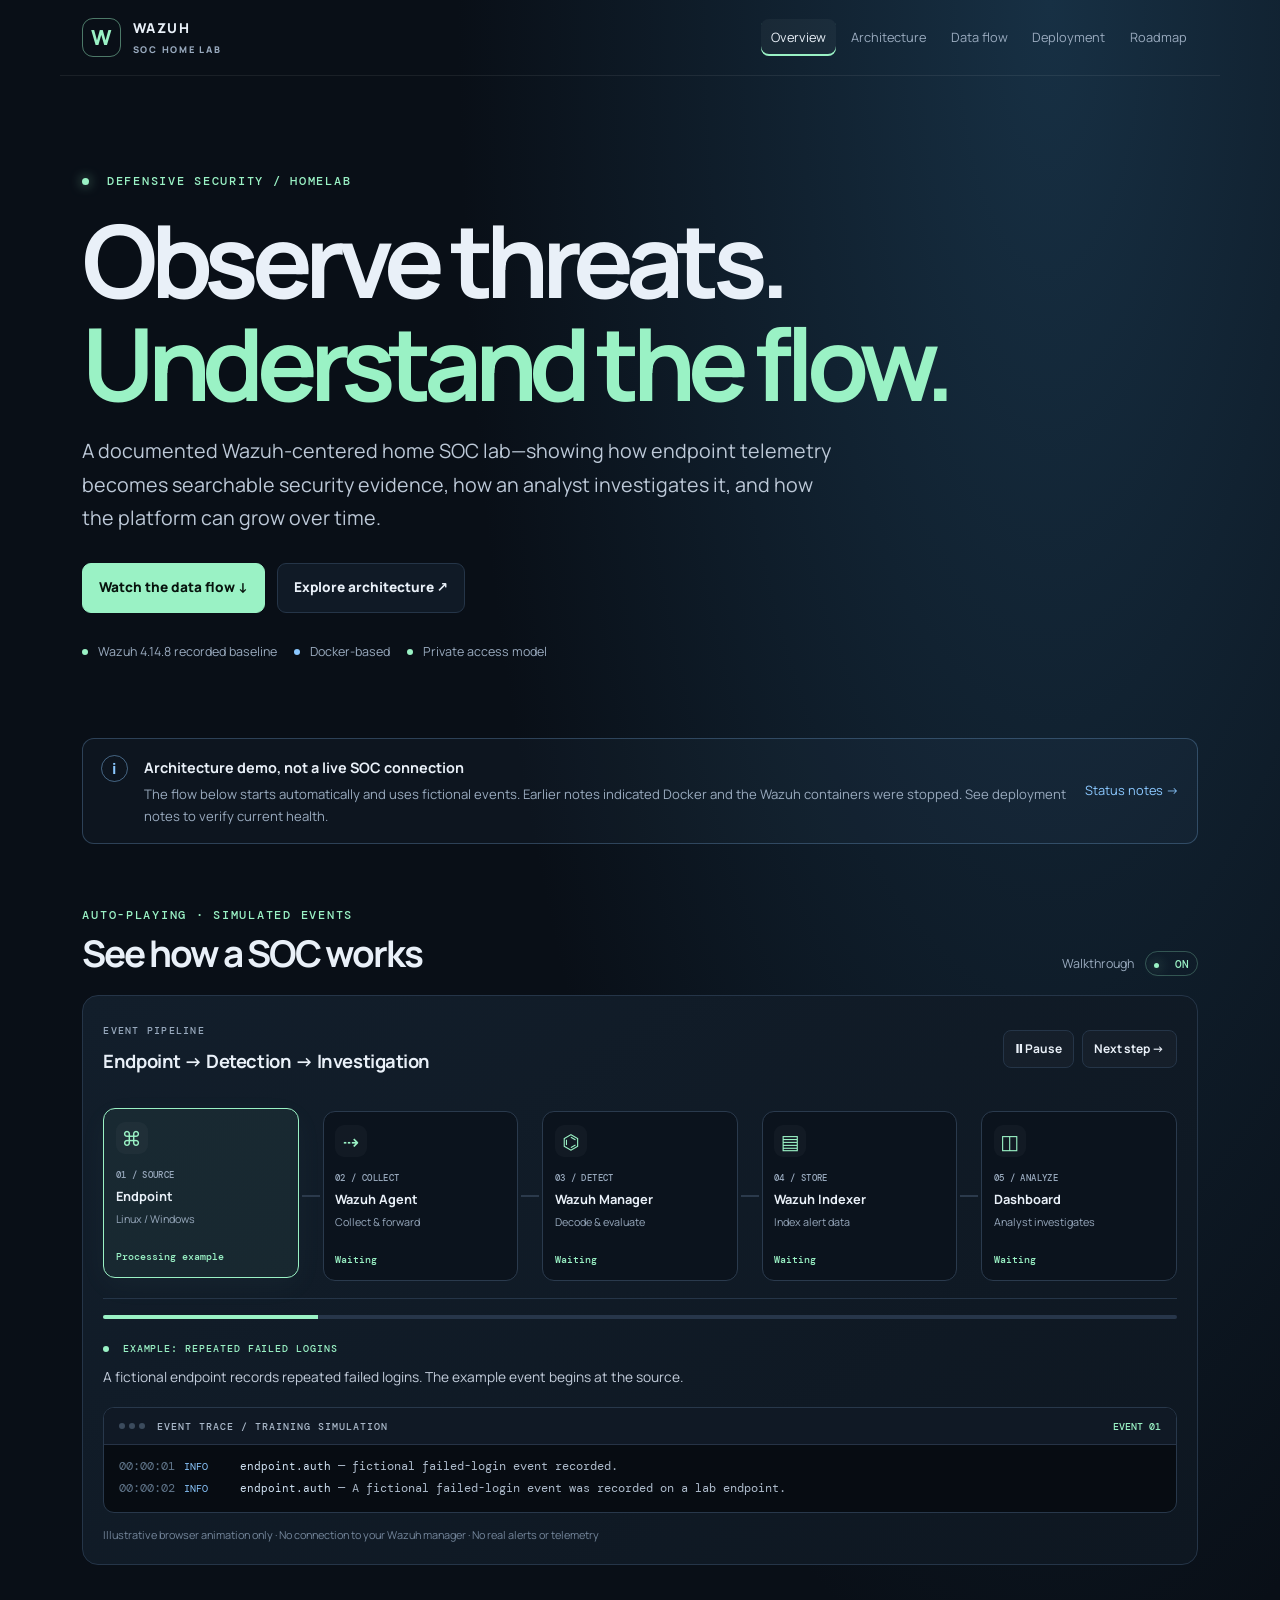
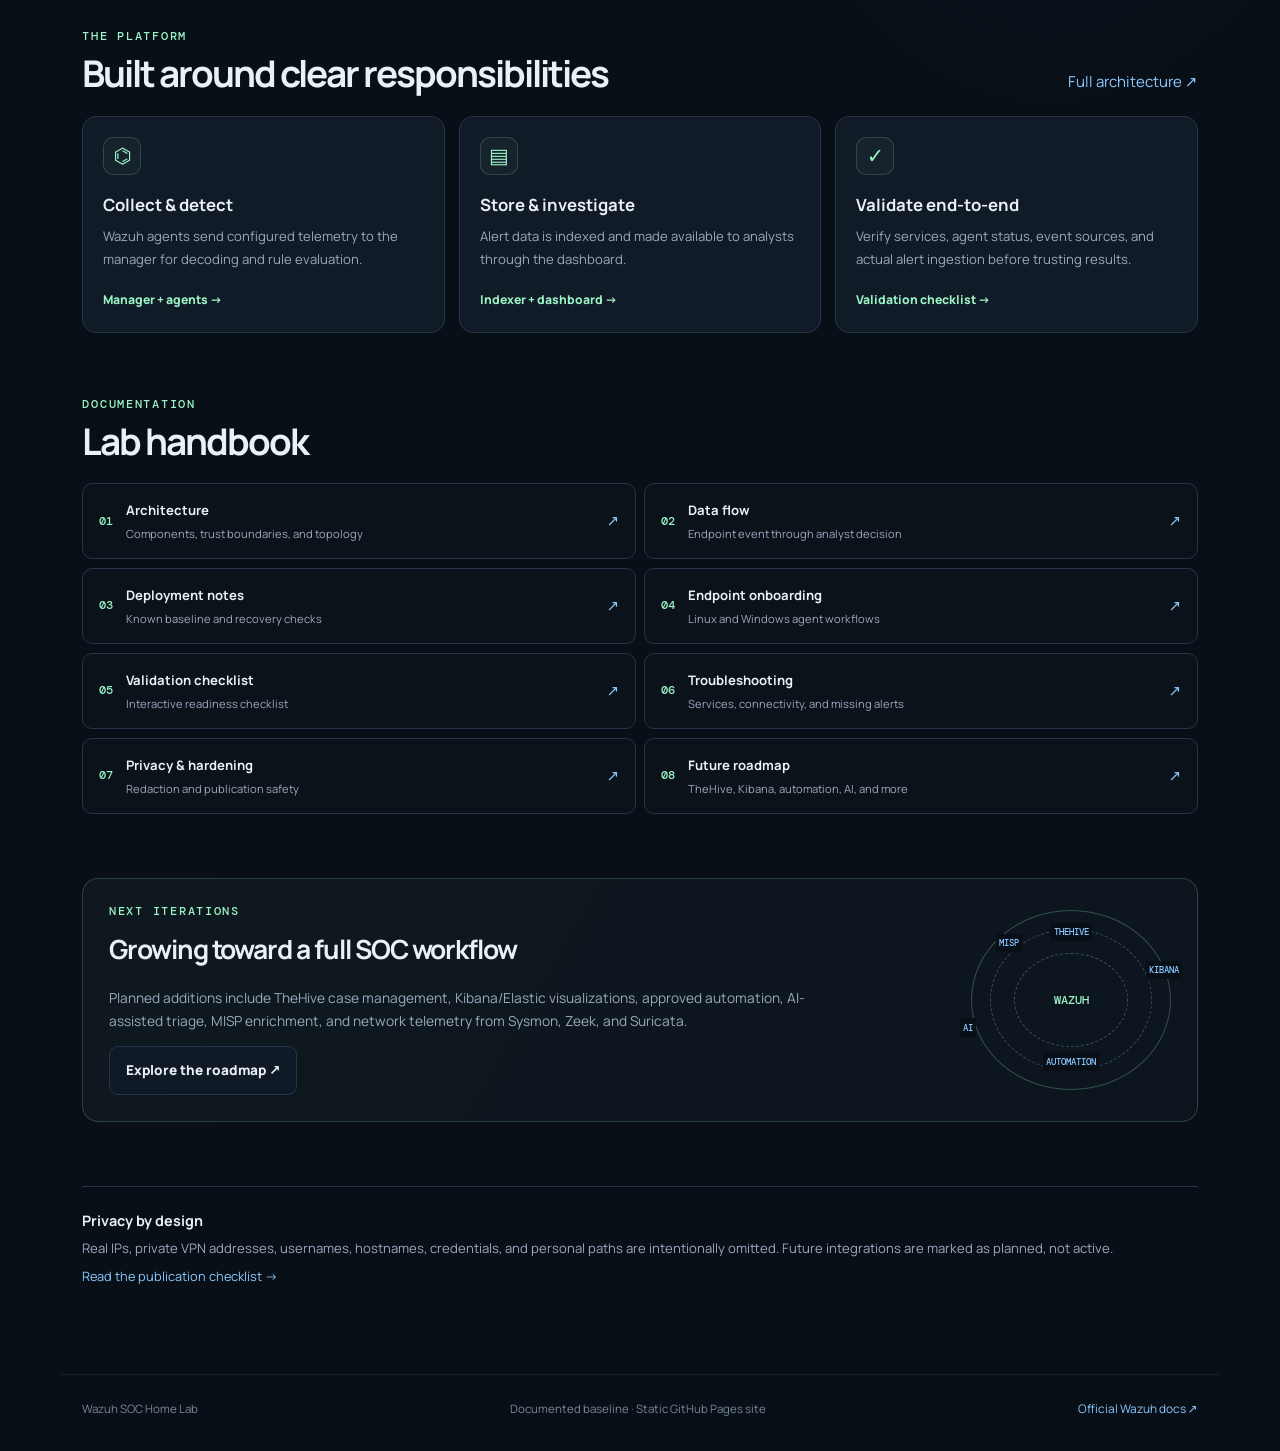
<file: index.html>
<!doctype html>
<html lang="en"><head>
<meta charset="utf-8"><meta name="viewport" content="width=device-width,initial-scale=1">
<meta name="description" content="Wazuh SOC Home Lab: architecture, animated illustrative data flow, documentation, and future SOC integrations.">
<meta name="theme-color" content="#090f17"><title>Wazuh SOC Home Lab</title>
<link rel="icon" href="assets/favicon.svg"><link rel="stylesheet" href="assets/style.css">
</head><body class="home">
<header class="topbar"><a class="brand" href="index.html"><span class="brand-icon">W</span><span>WAZUH <small>SOC HOME LAB</small></span></a><button class="menu-btn" aria-expanded="false">Menu ☰</button><nav><a class="active" href="index.html">Overview</a><a href="docs/architecture.html">Architecture</a><a href="docs/data-flow.html">Data flow</a><a href="docs/deployment.html">Deployment</a><a href="docs/roadmap.html">Roadmap</a></nav></header>
<main class="wrap">
<section class="hero"><div class="hero-label"><span class="pulse"></span> DEFENSIVE SECURITY / HOMELAB</div><h1>Observe threats.<br><em>Understand the flow.</em></h1><p>A documented Wazuh-centered home SOC lab—showing how endpoint telemetry becomes searchable security evidence, how an analyst investigates it, and how the platform can grow over time.</p><div class="hero-actions"><a class="btn btn-primary" href="#live-flow">Watch the data flow ↓</a><a class="btn btn-quiet" href="docs/architecture.html">Explore architecture ↗</a></div><div class="hero-foot"><span><i class="dot"></i> Wazuh 4.14.8 recorded baseline</span><span><i class="dot blue"></i> Docker-based</span><span><i class="dot"></i> Private access model</span></div></section>
<section class="state-banner"><span class="state-symbol">i</span><div><b>Architecture demo, not a live SOC connection</b><p>The flow below starts automatically and uses fictional events. Earlier notes indicated Docker and the Wazuh containers were stopped. See deployment notes to verify current health.</p></div><a href="docs/deployment.html">Status notes →</a></section>
<section class="section" id="live-flow"><div class="section-heading"><div><div class="kicker">AUTO-PLAYING · SIMULATED EVENTS</div><h2>See how a SOC works</h2></div><div class="section-aside">Walkthrough <span class="auto-pill"><span class="pulse"></span> ON</span></div></div>
<div class="flow-board"><div class="flow-top"><div><span class="mini-label">EVENT PIPELINE</span><h3>Endpoint → Detection → Investigation</h3></div><div class="flow-controls"><button id="flow-toggle" class="control-btn">Ⅱ Pause</button><button id="flow-next" class="control-btn">Next step →</button></div></div>
<div class="pipeline" id="pipeline">
<div class="pipe-node selected" data-node="0"><span class="node-glyph">⌘</span><span class="node-num">01 / SOURCE</span><b>Endpoint</b><small>Linux / Windows</small><span class="node-state">Event generated</span></div><div class="pipe-link"><span></span></div>
<div class="pipe-node" data-node="1"><span class="node-glyph">⇢</span><span class="node-num">02 / COLLECT</span><b>Wazuh Agent</b><small>Collect & forward</small><span class="node-state">Waiting</span></div><div class="pipe-link"><span></span></div>
<div class="pipe-node" data-node="2"><span class="node-glyph">⌬</span><span class="node-num">03 / DETECT</span><b>Wazuh Manager</b><small>Decode & evaluate</small><span class="node-state">Waiting</span></div><div class="pipe-link"><span></span></div>
<div class="pipe-node" data-node="3"><span class="node-glyph">▤</span><span class="node-num">04 / STORE</span><b>Wazuh Indexer</b><small>Index alert data</small><span class="node-state">Waiting</span></div><div class="pipe-link"><span></span></div>
<div class="pipe-node" data-node="4"><span class="node-glyph">◫</span><span class="node-num">05 / ANALYZE</span><b>Dashboard</b><small>Analyst investigates</small><span class="node-state">Waiting</span></div></div>
<div class="flow-bottom"><div class="flow-progress"><span id="flow-progress"></span></div><div class="flow-description"><span class="event-type"><i></i> EXAMPLE: REPEATED FAILED LOGINS</span><p id="flow-description">A fictional endpoint records a failed login. This is only an example to explain the lifecycle.</p></div></div>
<div class="terminal"><div class="terminal-head"><div class="terminal-lights"><i></i><i></i><i></i></div><b>EVENT TRACE / TRAINING SIMULATION</b><span id="trace-count">EVENT 01</span></div><div id="trace" class="terminal-body" aria-live="polite"><p><time>00:00:01</time><span class="level info">INFO</span> <code>endpoint.auth</code> — fictional failed-login event recorded.</p></div></div>
<div class="flow-disclaimer">Illustrative browser animation only · No connection to your Wazuh manager · No real alerts or telemetry</div></div></section>
<section class="section"><div class="section-heading"><div><div class="kicker">THE PLATFORM</div><h2>Built around clear responsibilities</h2></div><a class="text-link" href="docs/architecture.html">Full architecture ↗</a></div><div class="cards three"><a class="card" href="docs/architecture.html"><span class="card-icon">⌬</span><h3>Collect & detect</h3><p>Wazuh agents send configured telemetry to the manager for decoding and rule evaluation.</p><span class="card-bottom">Manager + agents →</span></a><a class="card" href="docs/data-flow.html"><span class="card-icon">▤</span><h3>Store & investigate</h3><p>Alert data is indexed and made available to analysts through the dashboard.</p><span class="card-bottom">Indexer + dashboard →</span></a><a class="card" href="docs/validation.html"><span class="card-icon">✓</span><h3>Validate end-to-end</h3><p>Verify services, agent status, event sources, and actual alert ingestion before trusting results.</p><span class="card-bottom">Validation checklist →</span></a></div></section>
<section class="section"><div class="section-heading"><div><div class="kicker">DOCUMENTATION</div><h2>Lab handbook</h2></div></div><div class="doc-grid"><a href="docs/architecture.html"><span>01</span><div><b>Architecture</b><small>Components, trust boundaries, and topology</small></div><i>↗</i></a><a href="docs/data-flow.html"><span>02</span><div><b>Data flow</b><small>Endpoint event through analyst decision</small></div><i>↗</i></a><a href="docs/deployment.html"><span>03</span><div><b>Deployment notes</b><small>Known baseline and recovery checks</small></div><i>↗</i></a><a href="docs/endpoint-onboarding.html"><span>04</span><div><b>Endpoint onboarding</b><small>Linux and Windows agent workflows</small></div><i>↗</i></a><a href="docs/validation.html"><span>05</span><div><b>Validation checklist</b><small>Interactive readiness checklist</small></div><i>↗</i></a><a href="docs/troubleshooting.html"><span>06</span><div><b>Troubleshooting</b><small>Services, connectivity, and missing alerts</small></div><i>↗</i></a><a href="docs/privacy.html"><span>07</span><div><b>Privacy & hardening</b><small>Redaction and publication safety</small></div><i>↗</i></a><a href="docs/roadmap.html"><span>08</span><div><b>Future roadmap</b><small>TheHive, Kibana, automation, AI, and more</small></div><i>↗</i></a></div></section>
<section class="roadmap-teaser"><div><div class="kicker">NEXT ITERATIONS</div><h2>Growing toward a full SOC workflow</h2><p>Planned additions include TheHive case management, Kibana/Elastic visualizations, approved automation, AI-assisted triage, MISP enrichment, and network telemetry from Sysmon, Zeek, and Suricata.</p><a class="btn btn-quiet" href="docs/roadmap.html">Explore the roadmap ↗</a></div><div class="roadmap-orbit"><span>WAZUH</span><i>THEHIVE</i><i>KIBANA</i><i>AUTOMATION</i><i>AI</i><i>MISP</i></div></section>
<section class="footer-note"><b>Privacy by design</b><p>Real IPs, private VPN addresses, usernames, hostnames, credentials, and personal paths are intentionally omitted. Future integrations are marked as planned, not active.</p><a href="docs/privacy.html">Read the publication checklist →</a></section>
</main><footer><span>Wazuh SOC Home Lab</span><span>Documented baseline · Static GitHub Pages site</span><a href="https://documentation.wazuh.com/" target="_blank" rel="noreferrer">Official Wazuh docs ↗</a></footer><script src="assets/app.js" defer></script></body></html>
</file>
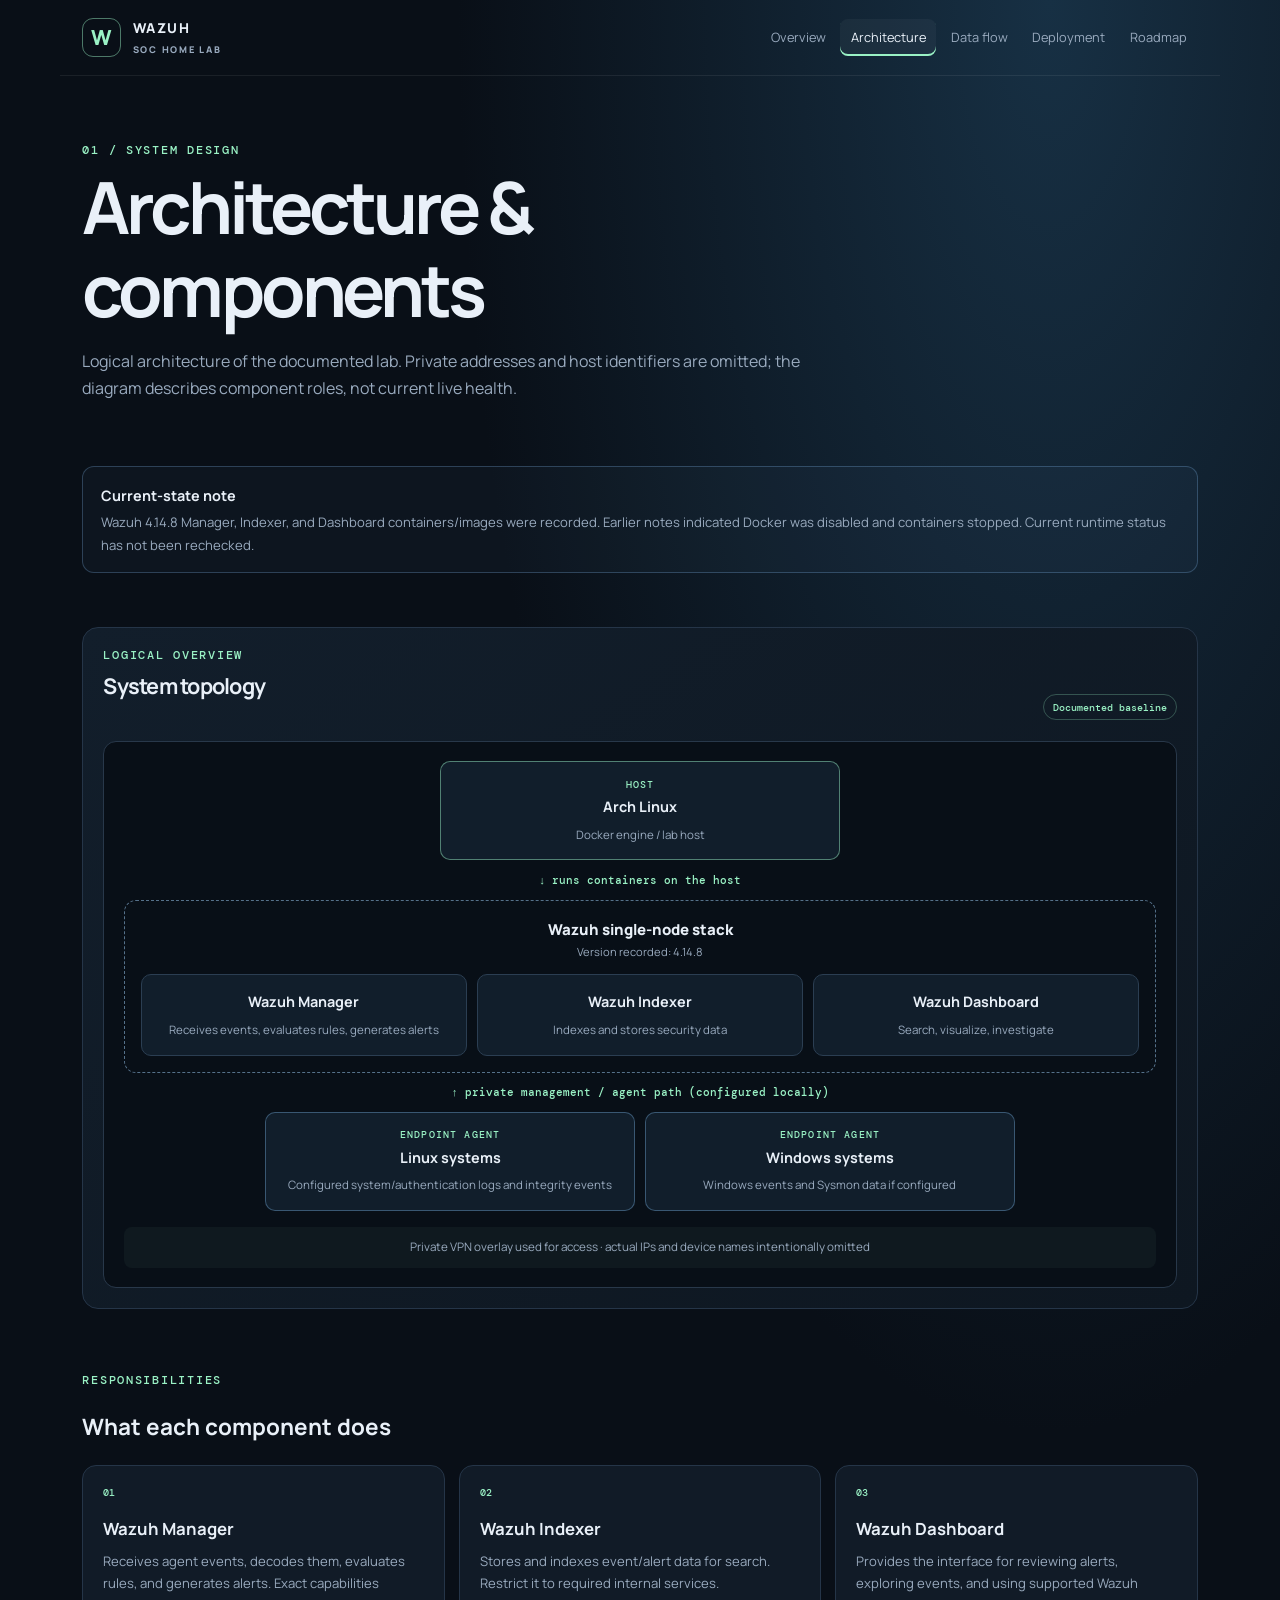
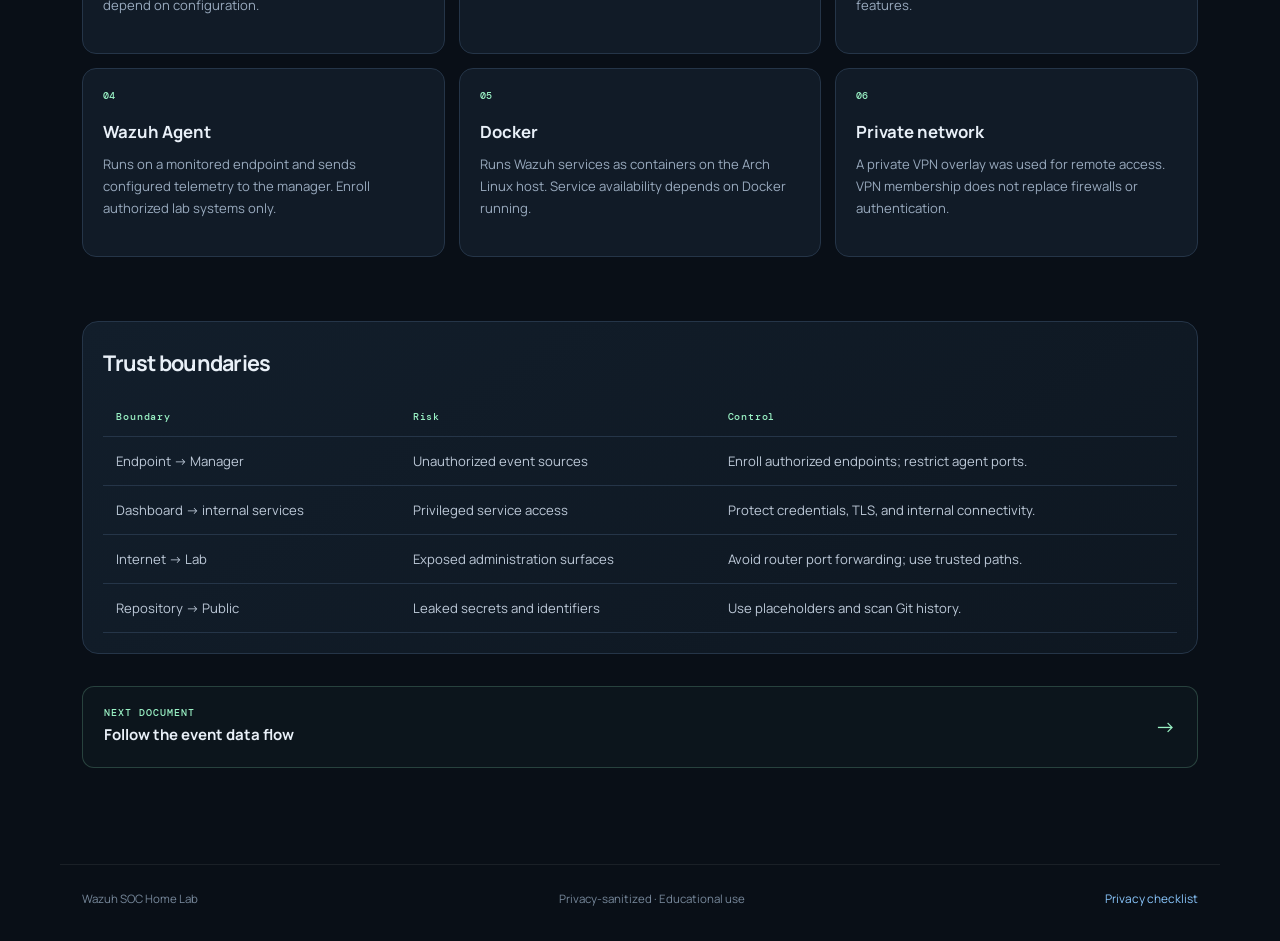
<file: docs/architecture.html>
<!doctype html><html lang="en"><head><meta charset="utf-8"><meta name="viewport" content="width=device-width,initial-scale=1"><title>Architecture | Wazuh SOC Home Lab</title><link rel="icon" href="../assets/favicon.svg"><link rel="stylesheet" href="../assets/style.css"></head><body>
<header class="topbar"><a class="brand" href="../index.html"><span class="brand-icon">W</span><span>WAZUH <small>SOC HOME LAB</small></span></a><button class="menu-btn" aria-expanded="false">Menu ☰</button><nav><a href="../index.html">Overview</a><a class="active" href="architecture.html">Architecture</a><a href="data-flow.html">Data flow</a><a href="deployment.html">Deployment</a><a href="roadmap.html">Roadmap</a></nav></header><main class="wrap">
<header class="page-title"><div class="kicker">01 / SYSTEM DESIGN</div><h1>Architecture & components</h1><p>Logical architecture of the documented lab. Private addresses and host identifiers are omitted; the diagram describes component roles, not current live health.</p></header>
<div class="notice"><div><b>Current-state note</b><p>Wazuh 4.14.8 Manager, Indexer, and Dashboard containers/images were recorded. Earlier notes indicated Docker was disabled and containers stopped. Current runtime status has not been rechecked.</p></div></div>
<section class="panel"><div class="section-head"><div><div class="kicker">LOGICAL OVERVIEW</div><h2>System topology</h2></div><span class="tag">Documented baseline</span></div><div class="architecture">
<div class="arch-box host"><small>HOST</small><b>Arch Linux</b><span>Docker engine / lab host</span></div><div class="flow-down">↓ runs containers on the host</div>
<div class="container-box"><div class="container-title">Wazuh single-node stack <span>Version recorded: 4.14.8</span></div><div class="arch-services"><div class="arch-box"><b>Wazuh Manager</b><span>Receives events, evaluates rules, generates alerts</span></div><div class="arch-box"><b>Wazuh Indexer</b><span>Indexes and stores security data</span></div><div class="arch-box"><b>Wazuh Dashboard</b><span>Search, visualize, investigate</span></div></div></div>
<div class="flow-down">↑ private management / agent path (configured locally)</div><div class="arch-services endpoints"><div class="arch-box endpoint"><small>ENDPOINT AGENT</small><b>Linux systems</b><span>Configured system/authentication logs and integrity events</span></div><div class="arch-box endpoint"><small>ENDPOINT AGENT</small><b>Windows systems</b><span>Windows events and Sysmon data if configured</span></div></div><div class="privacy-strip">Private VPN overlay used for access · actual IPs and device names intentionally omitted</div></div></section>
<section class="section"><div class="kicker">RESPONSIBILITIES</div><h2>What each component does</h2><div class="cards three"><article class="card"><div class="card-num">01</div><h3>Wazuh Manager</h3><p>Receives agent events, decodes them, evaluates rules, and generates alerts. Exact capabilities depend on configuration.</p></article><article class="card"><div class="card-num">02</div><h3>Wazuh Indexer</h3><p>Stores and indexes event/alert data for search. Restrict it to required internal services.</p></article><article class="card"><div class="card-num">03</div><h3>Wazuh Dashboard</h3><p>Provides the interface for reviewing alerts, exploring events, and using supported Wazuh features.</p></article><article class="card"><div class="card-num">04</div><h3>Wazuh Agent</h3><p>Runs on a monitored endpoint and sends configured telemetry to the manager. Enroll authorized lab systems only.</p></article><article class="card"><div class="card-num">05</div><h3>Docker</h3><p>Runs Wazuh services as containers on the Arch Linux host. Service availability depends on Docker running.</p></article><article class="card"><div class="card-num">06</div><h3>Private network</h3><p>A private VPN overlay was used for remote access. VPN membership does not replace firewalls or authentication.</p></article></div></section>
<section class="panel"><h2>Trust boundaries</h2><div class="table-scroll"><table><thead><tr><th>Boundary</th><th>Risk</th><th>Control</th></tr></thead><tbody><tr><td>Endpoint → Manager</td><td>Unauthorized event sources</td><td>Enroll authorized endpoints; restrict agent ports.</td></tr><tr><td>Dashboard → internal services</td><td>Privileged service access</td><td>Protect credentials, TLS, and internal connectivity.</td></tr><tr><td>Internet → Lab</td><td>Exposed administration surfaces</td><td>Avoid router port forwarding; use trusted paths.</td></tr><tr><td>Repository → Public</td><td>Leaked secrets and identifiers</td><td>Use placeholders and scan Git history.</td></tr></tbody></table></div></section>
<a class="next-card" href="data-flow.html"><span><small>NEXT DOCUMENT</small><b>Follow the event data flow</b></span><span>→</span></a></main><footer><span>Wazuh SOC Home Lab</span><span>Privacy-sanitized · Educational use</span><a href="privacy.html">Privacy checklist</a></footer><script src="../assets/app.js" defer></script></body></html>
</file>
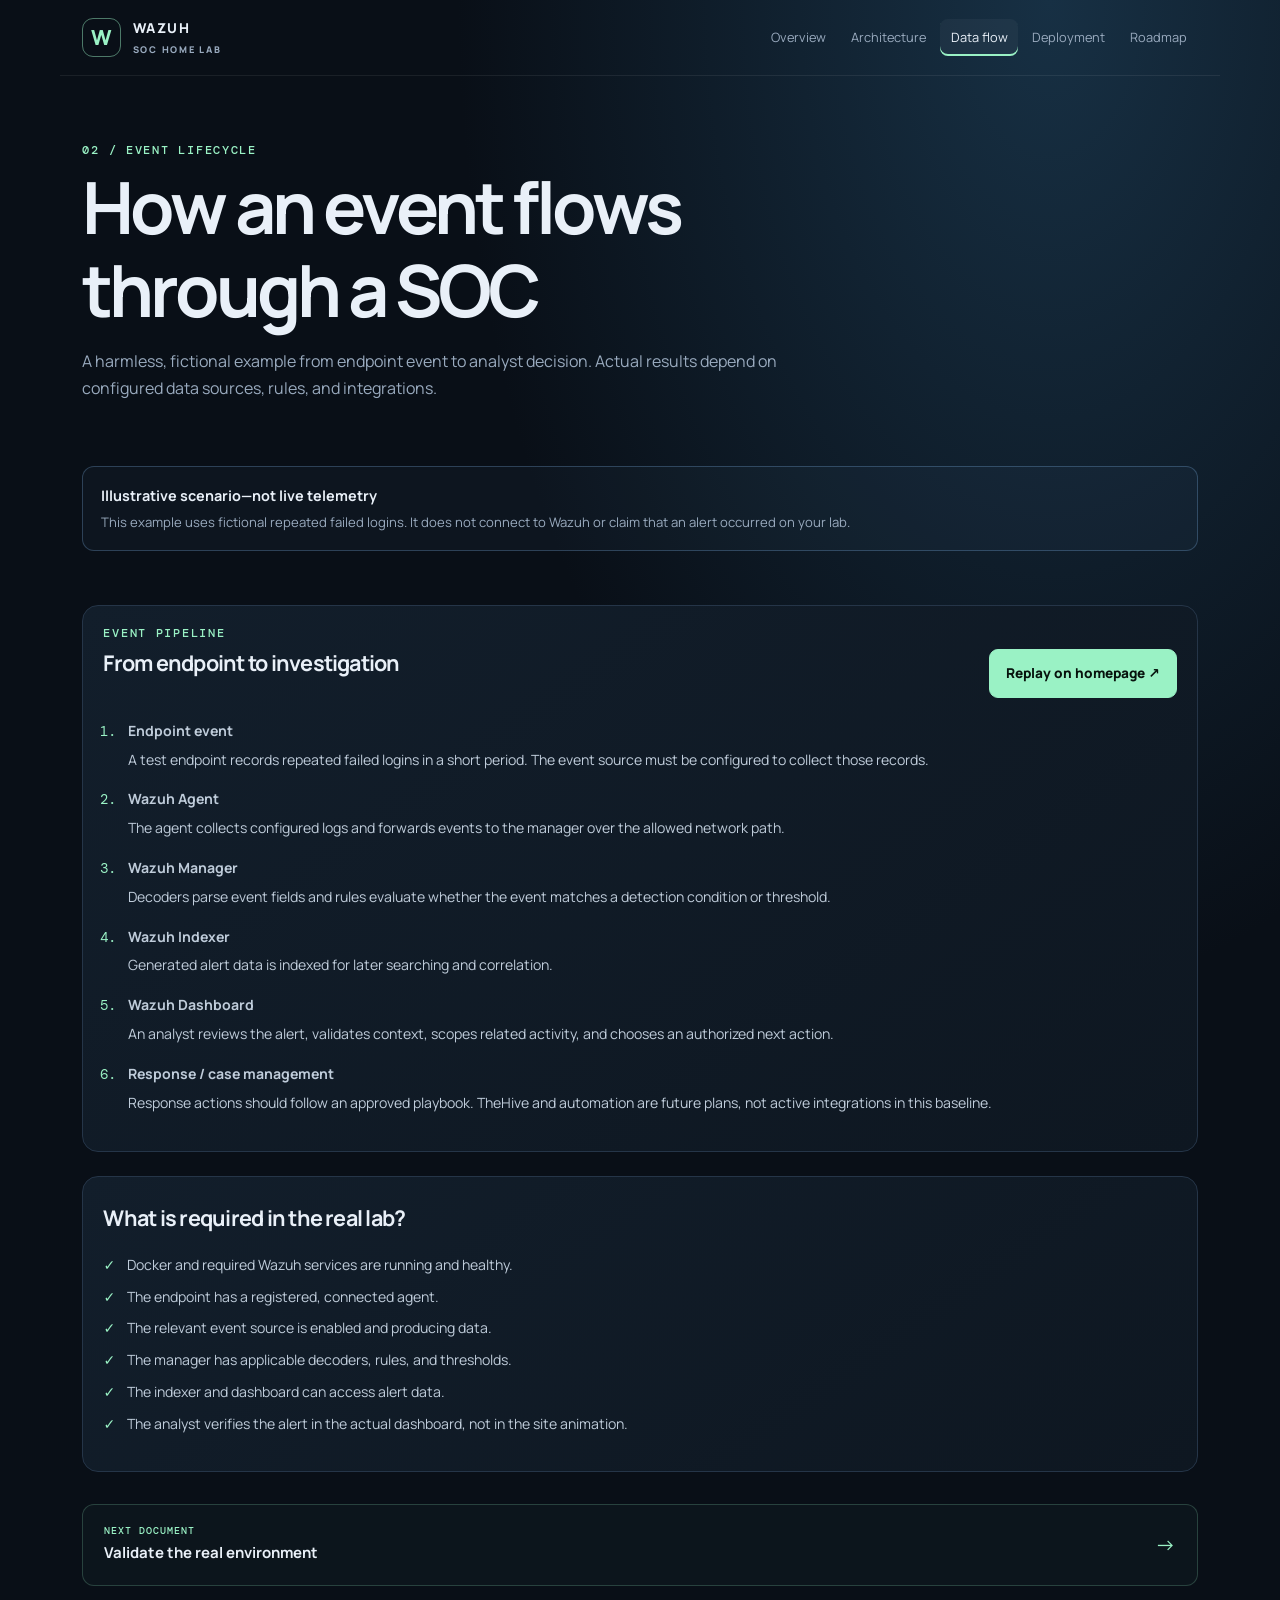
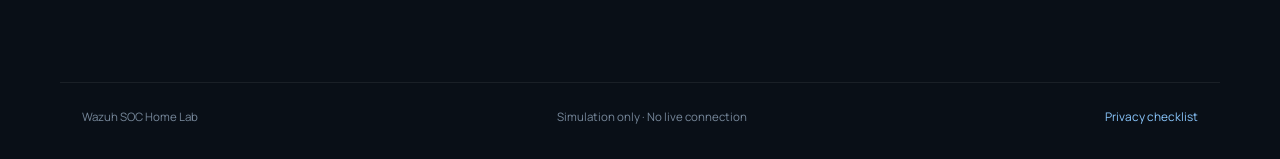
<file: docs/data-flow.html>
<!doctype html><html lang="en"><head><meta charset="utf-8"><meta name="viewport" content="width=device-width,initial-scale=1"><title>Data Flow | Wazuh SOC Home Lab</title><link rel="icon" href="../assets/favicon.svg"><link rel="stylesheet" href="../assets/style.css"></head><body>
<header class="topbar"><a class="brand" href="../index.html"><span class="brand-icon">W</span><span>WAZUH <small>SOC HOME LAB</small></span></a><button class="menu-btn" aria-expanded="false">Menu ☰</button><nav><a href="../index.html">Overview</a><a href="architecture.html">Architecture</a><a class="active" href="data-flow.html">Data flow</a><a href="deployment.html">Deployment</a><a href="roadmap.html">Roadmap</a></nav></header><main class="wrap">
<header class="page-title"><div class="kicker">02 / EVENT LIFECYCLE</div><h1>How an event flows through a SOC</h1><p>A harmless, fictional example from endpoint event to analyst decision. Actual results depend on configured data sources, rules, and integrations.</p></header>
<div class="notice"><div><b>Illustrative scenario—not live telemetry</b><p>This example uses fictional repeated failed logins. It does not connect to Wazuh or claim that an alert occurred on your lab.</p></div></div>
<section class="panel"><div class="section-head"><div><div class="kicker">EVENT PIPELINE</div><h2>From endpoint to investigation</h2></div><a class="btn btn-primary" href="../index.html#live-flow">Replay on homepage ↗</a></div>
<ol class="numbered"><li><b>Endpoint event</b><p>A test endpoint records repeated failed logins in a short period. The event source must be configured to collect those records.</p></li><li><b>Wazuh Agent</b><p>The agent collects configured logs and forwards events to the manager over the allowed network path.</p></li><li><b>Wazuh Manager</b><p>Decoders parse event fields and rules evaluate whether the event matches a detection condition or threshold.</p></li><li><b>Wazuh Indexer</b><p>Generated alert data is indexed for later searching and correlation.</p></li><li><b>Wazuh Dashboard</b><p>An analyst reviews the alert, validates context, scopes related activity, and chooses an authorized next action.</p></li><li><b>Response / case management</b><p>Response actions should follow an approved playbook. TheHive and automation are future plans, not active integrations in this baseline.</p></li></ol></section>
<section class="panel"><h2>What is required in the real lab?</h2><ul class="check-list"><li>Docker and required Wazuh services are running and healthy.</li><li>The endpoint has a registered, connected agent.</li><li>The relevant event source is enabled and producing data.</li><li>The manager has applicable decoders, rules, and thresholds.</li><li>The indexer and dashboard can access alert data.</li><li>The analyst verifies the alert in the actual dashboard, not in the site animation.</li></ul></section>
<a class="next-card" href="validation.html"><span><small>NEXT DOCUMENT</small><b>Validate the real environment</b></span><span>→</span></a></main><footer><span>Wazuh SOC Home Lab</span><span>Simulation only · No live connection</span><a href="privacy.html">Privacy checklist</a></footer><script src="../assets/app.js" defer></script></body></html>
</file>
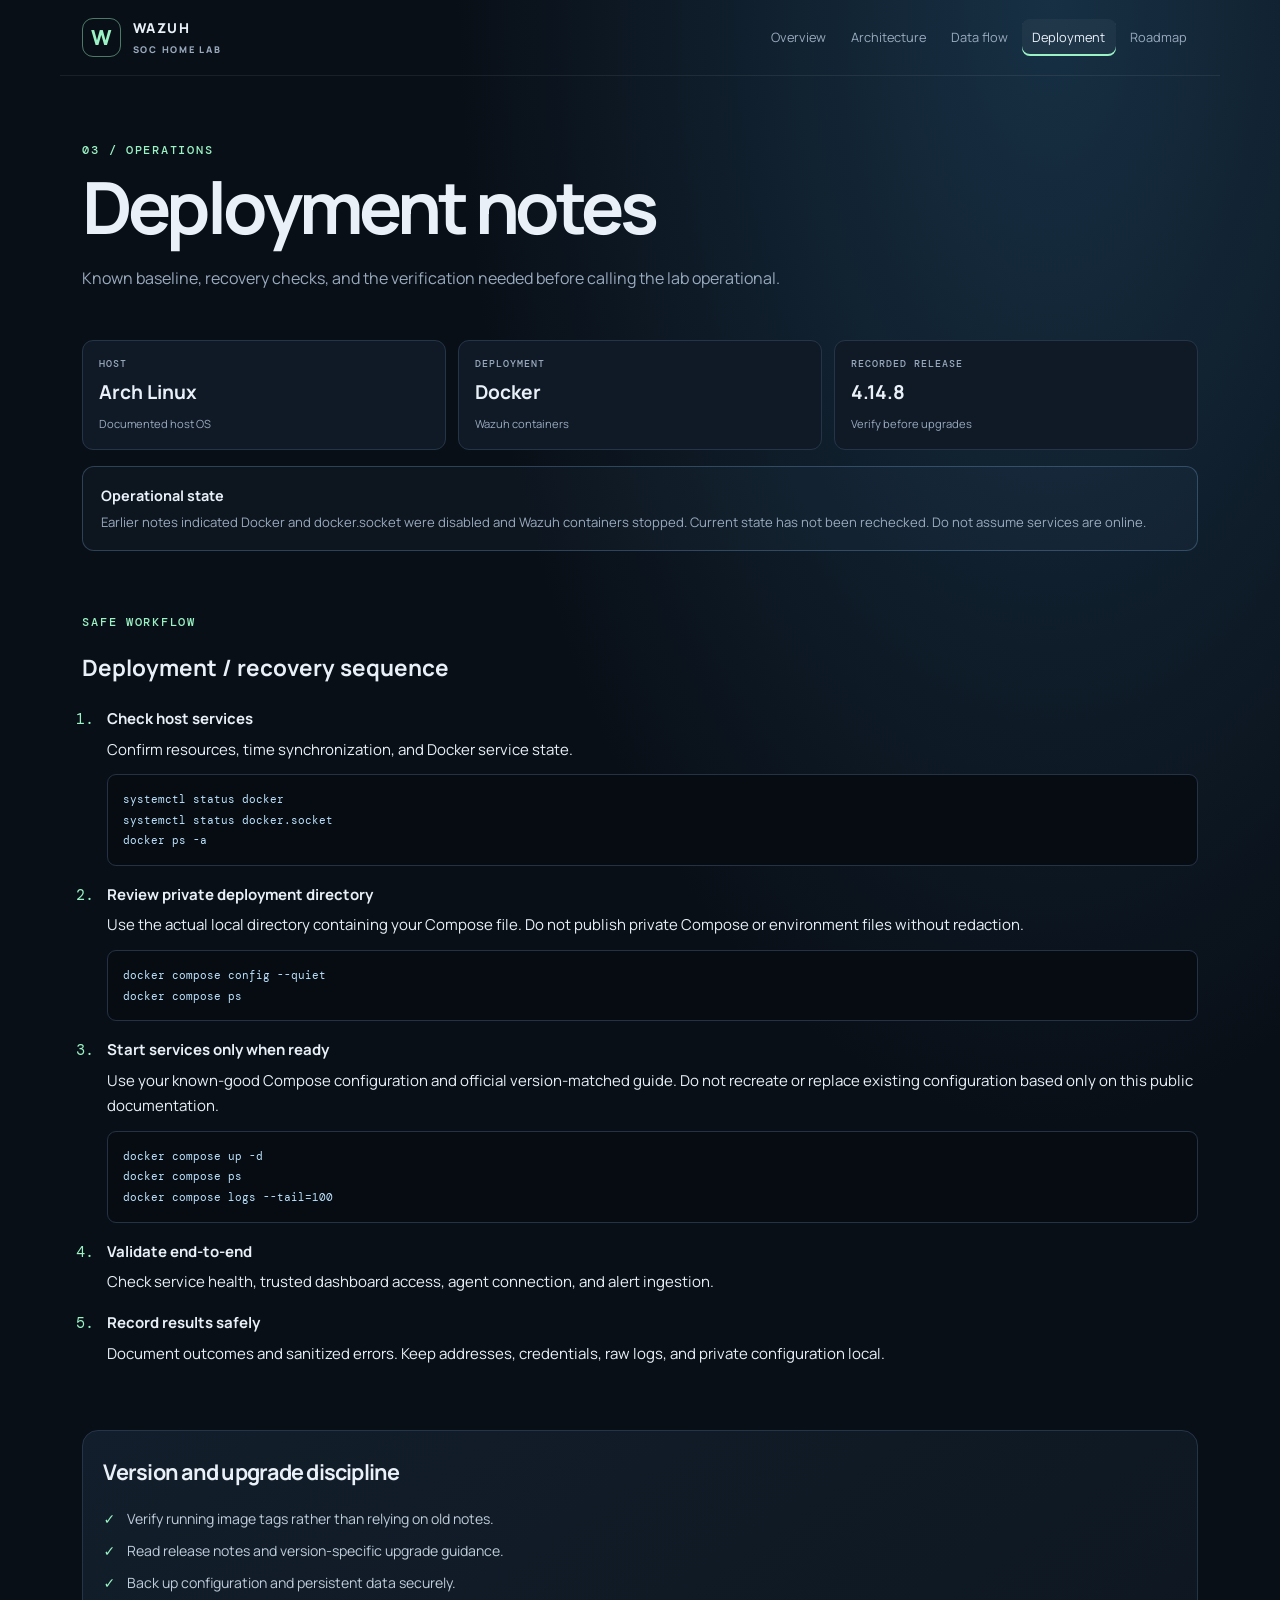
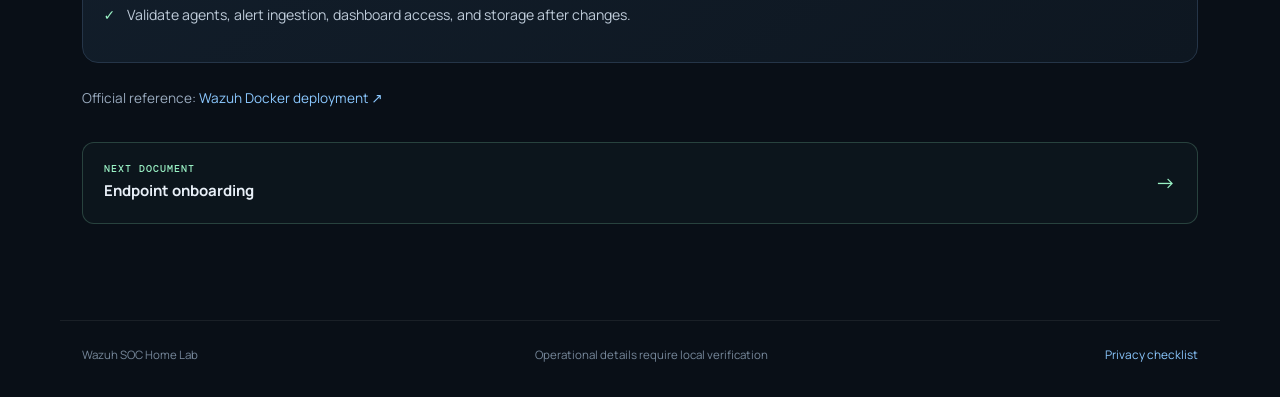
<file: docs/deployment.html>
<!doctype html><html lang="en"><head><meta charset="utf-8"><meta name="viewport" content="width=device-width,initial-scale=1"><title>Deployment | Wazuh SOC Home Lab</title><link rel="icon" href="../assets/favicon.svg"><link rel="stylesheet" href="../assets/style.css"></head><body>
<header class="topbar"><a class="brand" href="../index.html"><span class="brand-icon">W</span><span>WAZUH <small>SOC HOME LAB</small></span></a><button class="menu-btn" aria-expanded="false">Menu ☰</button><nav><a href="../index.html">Overview</a><a href="architecture.html">Architecture</a><a href="data-flow.html">Data flow</a><a class="active" href="deployment.html">Deployment</a><a href="roadmap.html">Roadmap</a></nav></header><main class="wrap">
<header class="page-title"><div class="kicker">03 / OPERATIONS</div><h1>Deployment notes</h1><p>Known baseline, recovery checks, and the verification needed before calling the lab operational.</p></header>
<div class="stats"><div class="stat"><small>HOST</small><b>Arch Linux</b><span>Documented host OS</span></div><div class="stat"><small>DEPLOYMENT</small><b>Docker</b><span>Wazuh containers</span></div><div class="stat"><small>RECORDED RELEASE</small><b>4.14.8</b><span>Verify before upgrades</span></div></div>
<div class="notice"><div><b>Operational state</b><p>Earlier notes indicated Docker and docker.socket were disabled and Wazuh containers stopped. Current state has not been rechecked. Do not assume services are online.</p></div></div>
<section class="section"><div class="kicker">SAFE WORKFLOW</div><h2>Deployment / recovery sequence</h2><ol class="numbered"><li><b>Check host services</b><p>Confirm resources, time synchronization, and Docker service state.</p><pre><code>systemctl status docker
systemctl status docker.socket
docker ps -a</code></pre></li><li><b>Review private deployment directory</b><p>Use the actual local directory containing your Compose file. Do not publish private Compose or environment files without redaction.</p><pre><code>docker compose config --quiet
docker compose ps</code></pre></li><li><b>Start services only when ready</b><p>Use your known-good Compose configuration and official version-matched guide. Do not recreate or replace existing configuration based only on this public documentation.</p><pre><code>docker compose up -d
docker compose ps
docker compose logs --tail=100</code></pre></li><li><b>Validate end-to-end</b><p>Check service health, trusted dashboard access, agent connection, and alert ingestion.</p></li><li><b>Record results safely</b><p>Document outcomes and sanitized errors. Keep addresses, credentials, raw logs, and private configuration local.</p></li></ol></section>
<section class="panel"><h2>Version and upgrade discipline</h2><ul class="check-list"><li>Verify running image tags rather than relying on old notes.</li><li>Read release notes and version-specific upgrade guidance.</li><li>Back up configuration and persistent data securely.</li><li>Validate agents, alert ingestion, dashboard access, and storage after changes.</li></ul></section>
<p class="external">Official reference: <a href="https://documentation.wazuh.com/current/deployment-options/docker/index.html" target="_blank" rel="noreferrer">Wazuh Docker deployment ↗</a></p><a class="next-card" href="endpoint-onboarding.html"><span><small>NEXT DOCUMENT</small><b>Endpoint onboarding</b></span><span>→</span></a></main><footer><span>Wazuh SOC Home Lab</span><span>Operational details require local verification</span><a href="privacy.html">Privacy checklist</a></footer><script src="../assets/app.js" defer></script></body></html>
</file>
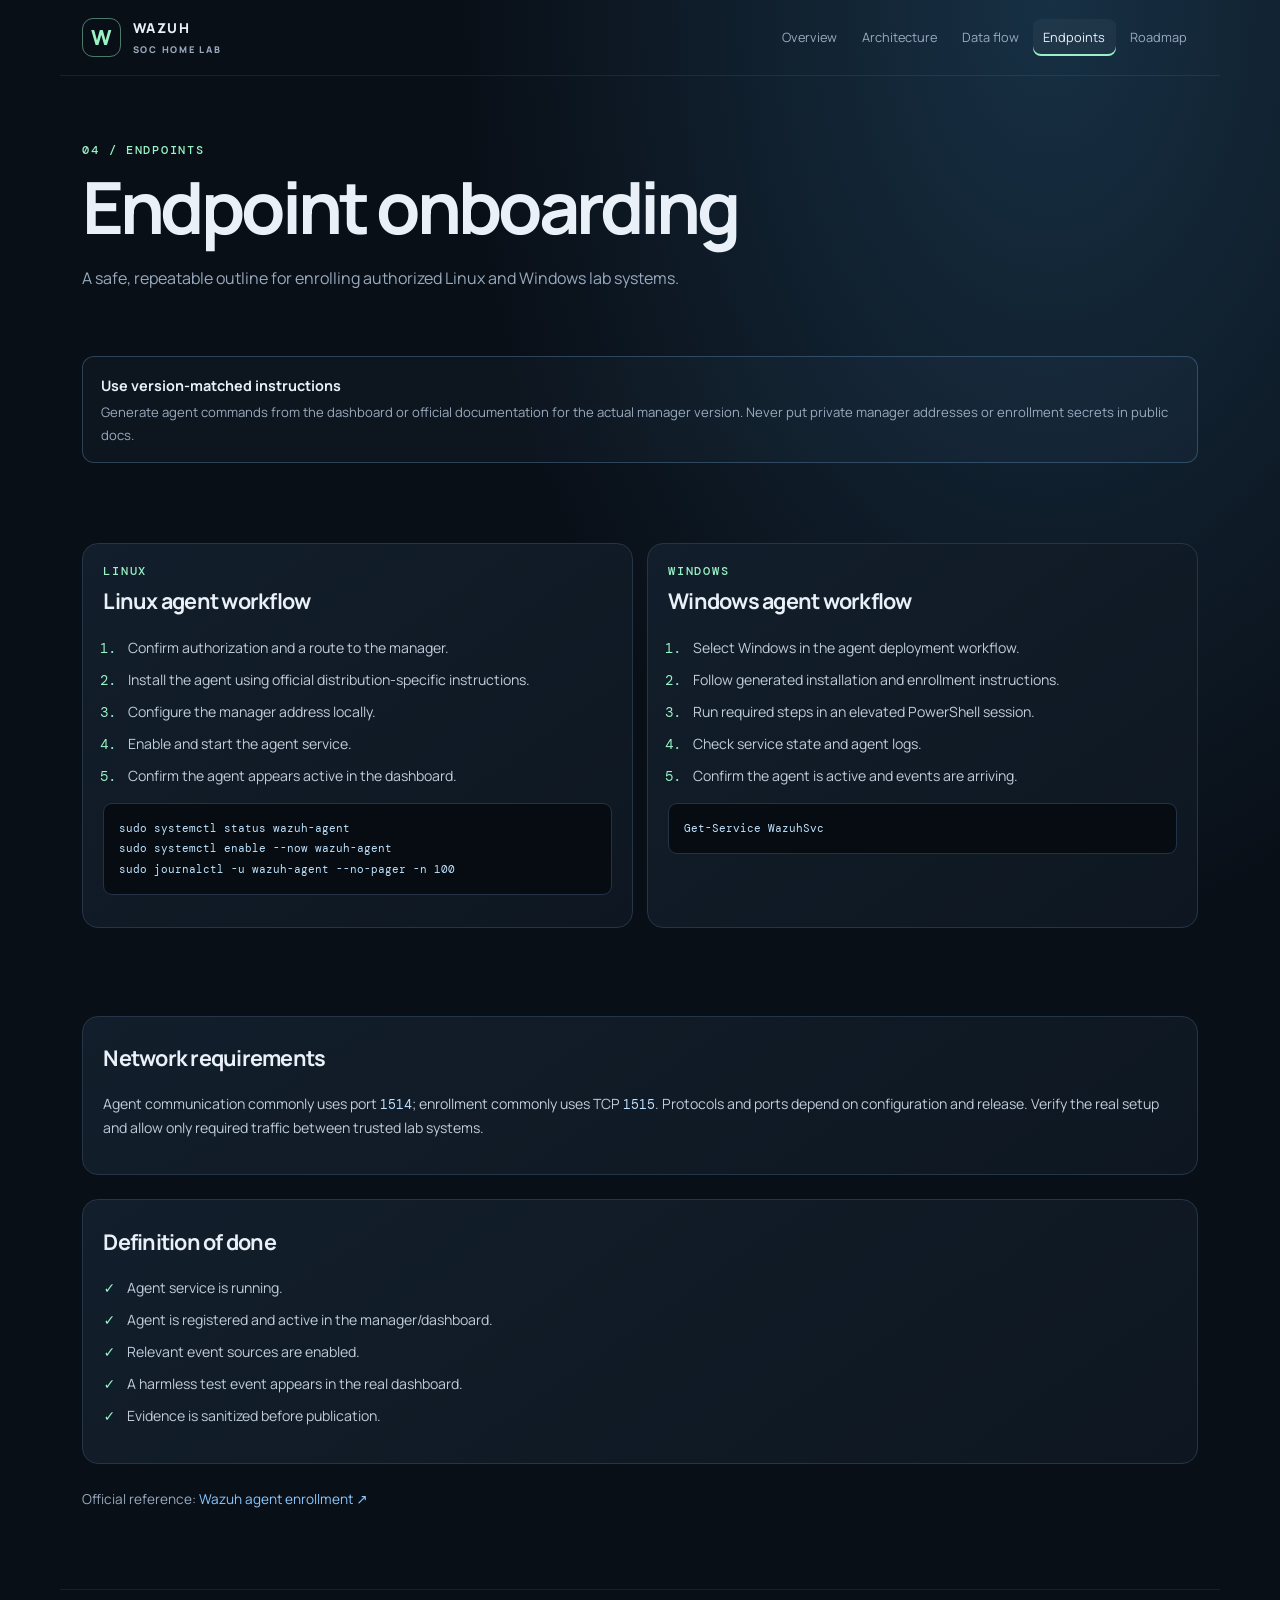
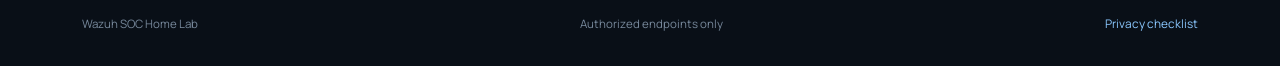
<file: docs/endpoint-onboarding.html>
<!doctype html><html lang="en"><head><meta charset="utf-8"><meta name="viewport" content="width=device-width,initial-scale=1"><title>Endpoint Onboarding | Wazuh SOC Home Lab</title><link rel="icon" href="../assets/favicon.svg"><link rel="stylesheet" href="../assets/style.css"></head><body>
<header class="topbar"><a class="brand" href="../index.html"><span class="brand-icon">W</span><span>WAZUH <small>SOC HOME LAB</small></span></a><button class="menu-btn" aria-expanded="false">Menu ☰</button><nav><a href="../index.html">Overview</a><a href="architecture.html">Architecture</a><a href="data-flow.html">Data flow</a><a class="active" href="endpoint-onboarding.html">Endpoints</a><a href="roadmap.html">Roadmap</a></nav></header><main class="wrap">
<header class="page-title"><div class="kicker">04 / ENDPOINTS</div><h1>Endpoint onboarding</h1><p>A safe, repeatable outline for enrolling authorized Linux and Windows lab systems.</p></header><div class="notice"><div><b>Use version-matched instructions</b><p>Generate agent commands from the dashboard or official documentation for the actual manager version. Never put private manager addresses or enrollment secrets in public docs.</p></div></div>
<div class="cards two section"><article class="panel"><div class="kicker">LINUX</div><h2>Linux agent workflow</h2><ol class="numbered compact"><li>Confirm authorization and a route to the manager.</li><li>Install the agent using official distribution-specific instructions.</li><li>Configure the manager address locally.</li><li>Enable and start the agent service.</li><li>Confirm the agent appears active in the dashboard.</li></ol><pre><code>sudo systemctl status wazuh-agent
sudo systemctl enable --now wazuh-agent
sudo journalctl -u wazuh-agent --no-pager -n 100</code></pre></article><article class="panel"><div class="kicker">WINDOWS</div><h2>Windows agent workflow</h2><ol class="numbered compact"><li>Select Windows in the agent deployment workflow.</li><li>Follow generated installation and enrollment instructions.</li><li>Run required steps in an elevated PowerShell session.</li><li>Check service state and agent logs.</li><li>Confirm the agent is active and events are arriving.</li></ol><pre><code>Get-Service WazuhSvc</code></pre></article></div>
<section class="panel"><h2>Network requirements</h2><p>Agent communication commonly uses port <code>1514</code>; enrollment commonly uses TCP <code>1515</code>. Protocols and ports depend on configuration and release. Verify the real setup and allow only required traffic between trusted lab systems.</p></section><section class="panel"><h2>Definition of done</h2><ul class="check-list"><li>Agent service is running.</li><li>Agent is registered and active in the manager/dashboard.</li><li>Relevant event sources are enabled.</li><li>A harmless test event appears in the real dashboard.</li><li>Evidence is sanitized before publication.</li></ul></section>
<p class="external">Official reference: <a href="https://documentation.wazuh.com/current/user-manual/agent/agent-enrollment/index.html" target="_blank" rel="noreferrer">Wazuh agent enrollment ↗</a></p></main><footer><span>Wazuh SOC Home Lab</span><span>Authorized endpoints only</span><a href="privacy.html">Privacy checklist</a></footer><script src="../assets/app.js" defer></script></body></html>
</file>
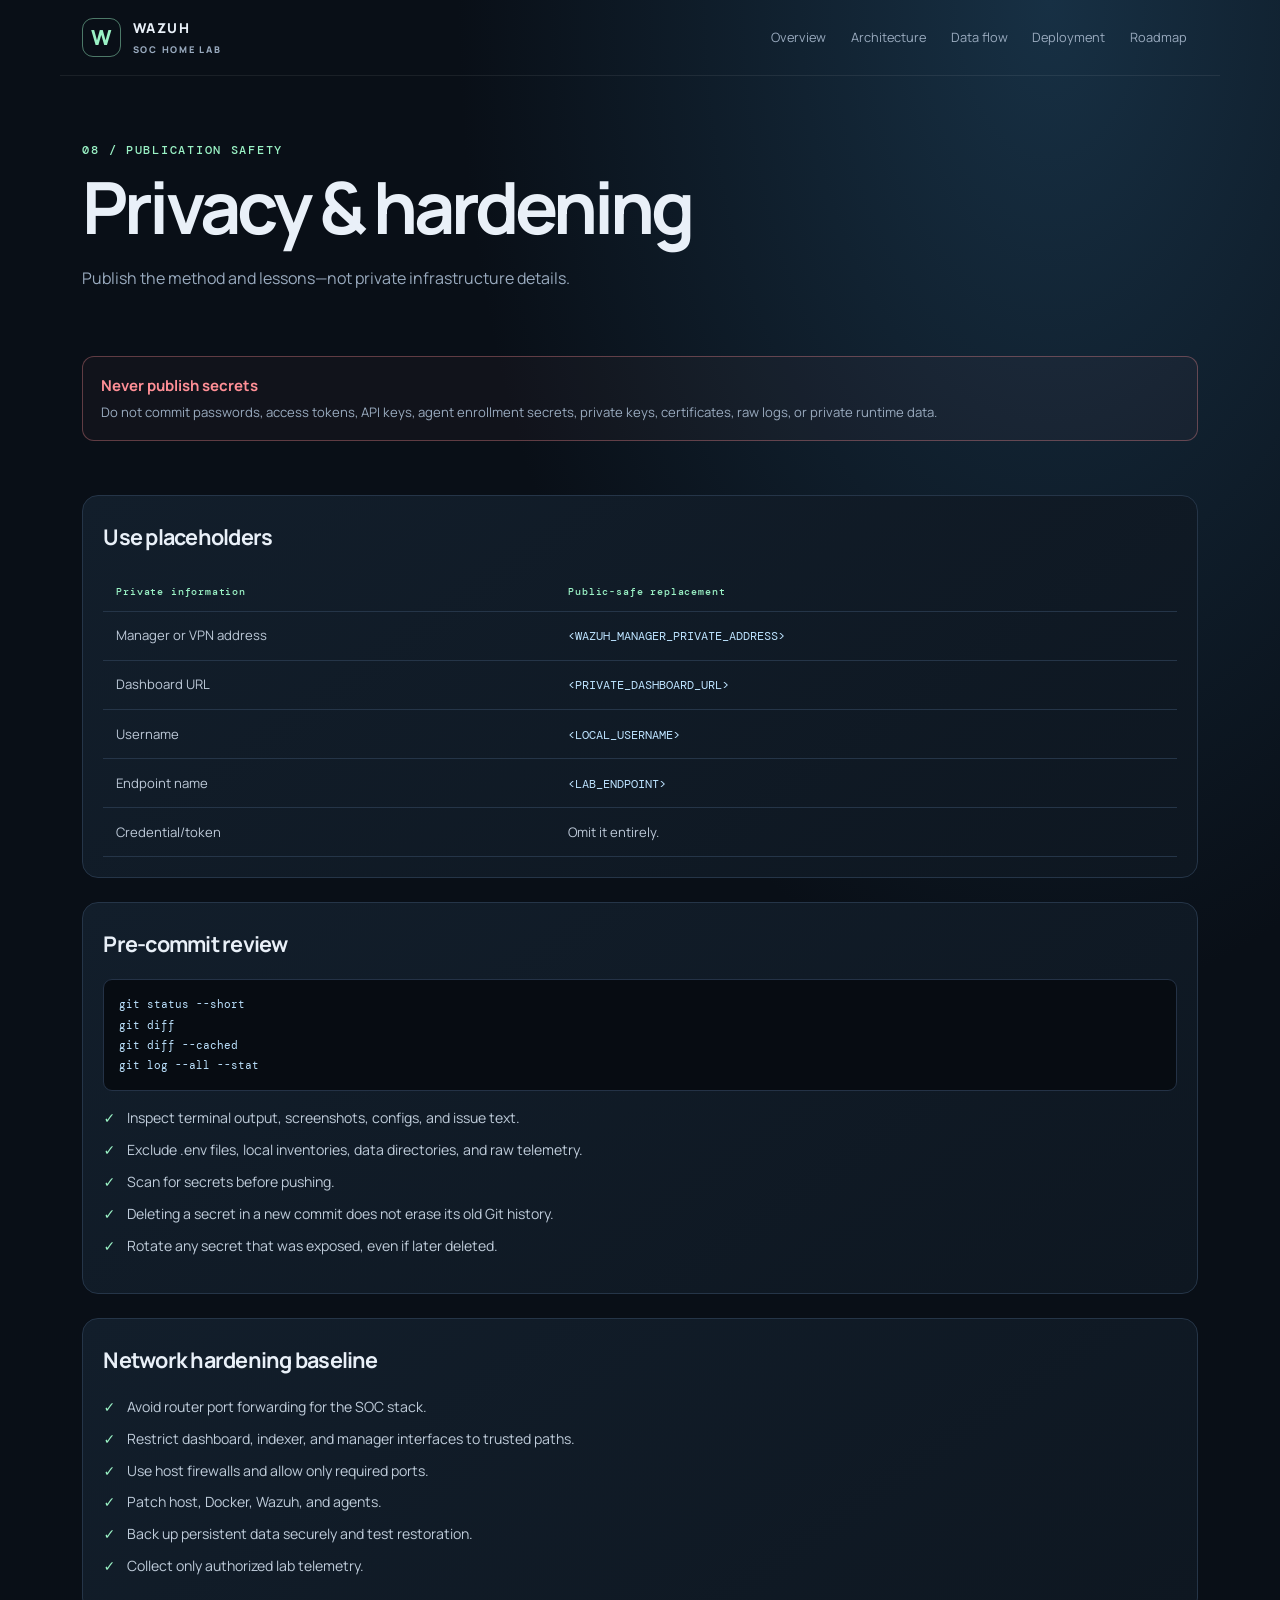
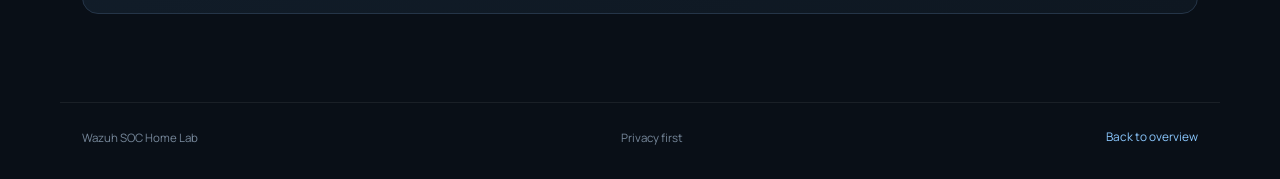
<file: docs/privacy.html>
<!doctype html><html lang="en"><head><meta charset="utf-8"><meta name="viewport" content="width=device-width,initial-scale=1"><title>Privacy & Hardening | Wazuh SOC Home Lab</title><link rel="icon" href="../assets/favicon.svg"><link rel="stylesheet" href="../assets/style.css"></head><body>
<header class="topbar"><a class="brand" href="../index.html"><span class="brand-icon">W</span><span>WAZUH <small>SOC HOME LAB</small></span></a><button class="menu-btn" aria-expanded="false">Menu ☰</button><nav><a href="../index.html">Overview</a><a href="architecture.html">Architecture</a><a href="data-flow.html">Data flow</a><a href="deployment.html">Deployment</a><a href="roadmap.html">Roadmap</a></nav></header><main class="wrap">
<header class="page-title"><div class="kicker">08 / PUBLICATION SAFETY</div><h1>Privacy & hardening</h1><p>Publish the method and lessons—not private infrastructure details.</p></header>
<div class="danger-note"><b>Never publish secrets</b><p>Do not commit passwords, access tokens, API keys, agent enrollment secrets, private keys, certificates, raw logs, or private runtime data.</p></div>
<section class="panel"><h2>Use placeholders</h2><div class="table-scroll"><table><thead><tr><th>Private information</th><th>Public-safe replacement</th></tr></thead><tbody><tr><td>Manager or VPN address</td><td><code>&lt;WAZUH_MANAGER_PRIVATE_ADDRESS&gt;</code></td></tr><tr><td>Dashboard URL</td><td><code>&lt;PRIVATE_DASHBOARD_URL&gt;</code></td></tr><tr><td>Username</td><td><code>&lt;LOCAL_USERNAME&gt;</code></td></tr><tr><td>Endpoint name</td><td><code>&lt;LAB_ENDPOINT&gt;</code></td></tr><tr><td>Credential/token</td><td>Omit it entirely.</td></tr></tbody></table></div></section>
<section class="panel"><h2>Pre-commit review</h2><pre><code>git status --short
git diff
git diff --cached
git log --all --stat</code></pre><ul class="check-list"><li>Inspect terminal output, screenshots, configs, and issue text.</li><li>Exclude .env files, local inventories, data directories, and raw telemetry.</li><li>Scan for secrets before pushing.</li><li>Deleting a secret in a new commit does not erase its old Git history.</li><li>Rotate any secret that was exposed, even if later deleted.</li></ul></section>
<section class="panel"><h2>Network hardening baseline</h2><ul class="check-list"><li>Avoid router port forwarding for the SOC stack.</li><li>Restrict dashboard, indexer, and manager interfaces to trusted paths.</li><li>Use host firewalls and allow only required ports.</li><li>Patch host, Docker, Wazuh, and agents.</li><li>Back up persistent data securely and test restoration.</li><li>Collect only authorized lab telemetry.</li></ul></section></main><footer><span>Wazuh SOC Home Lab</span><span>Privacy first</span><a href="../index.html">Back to overview</a></footer><script src="../assets/app.js" defer></script></body></html>
</file>
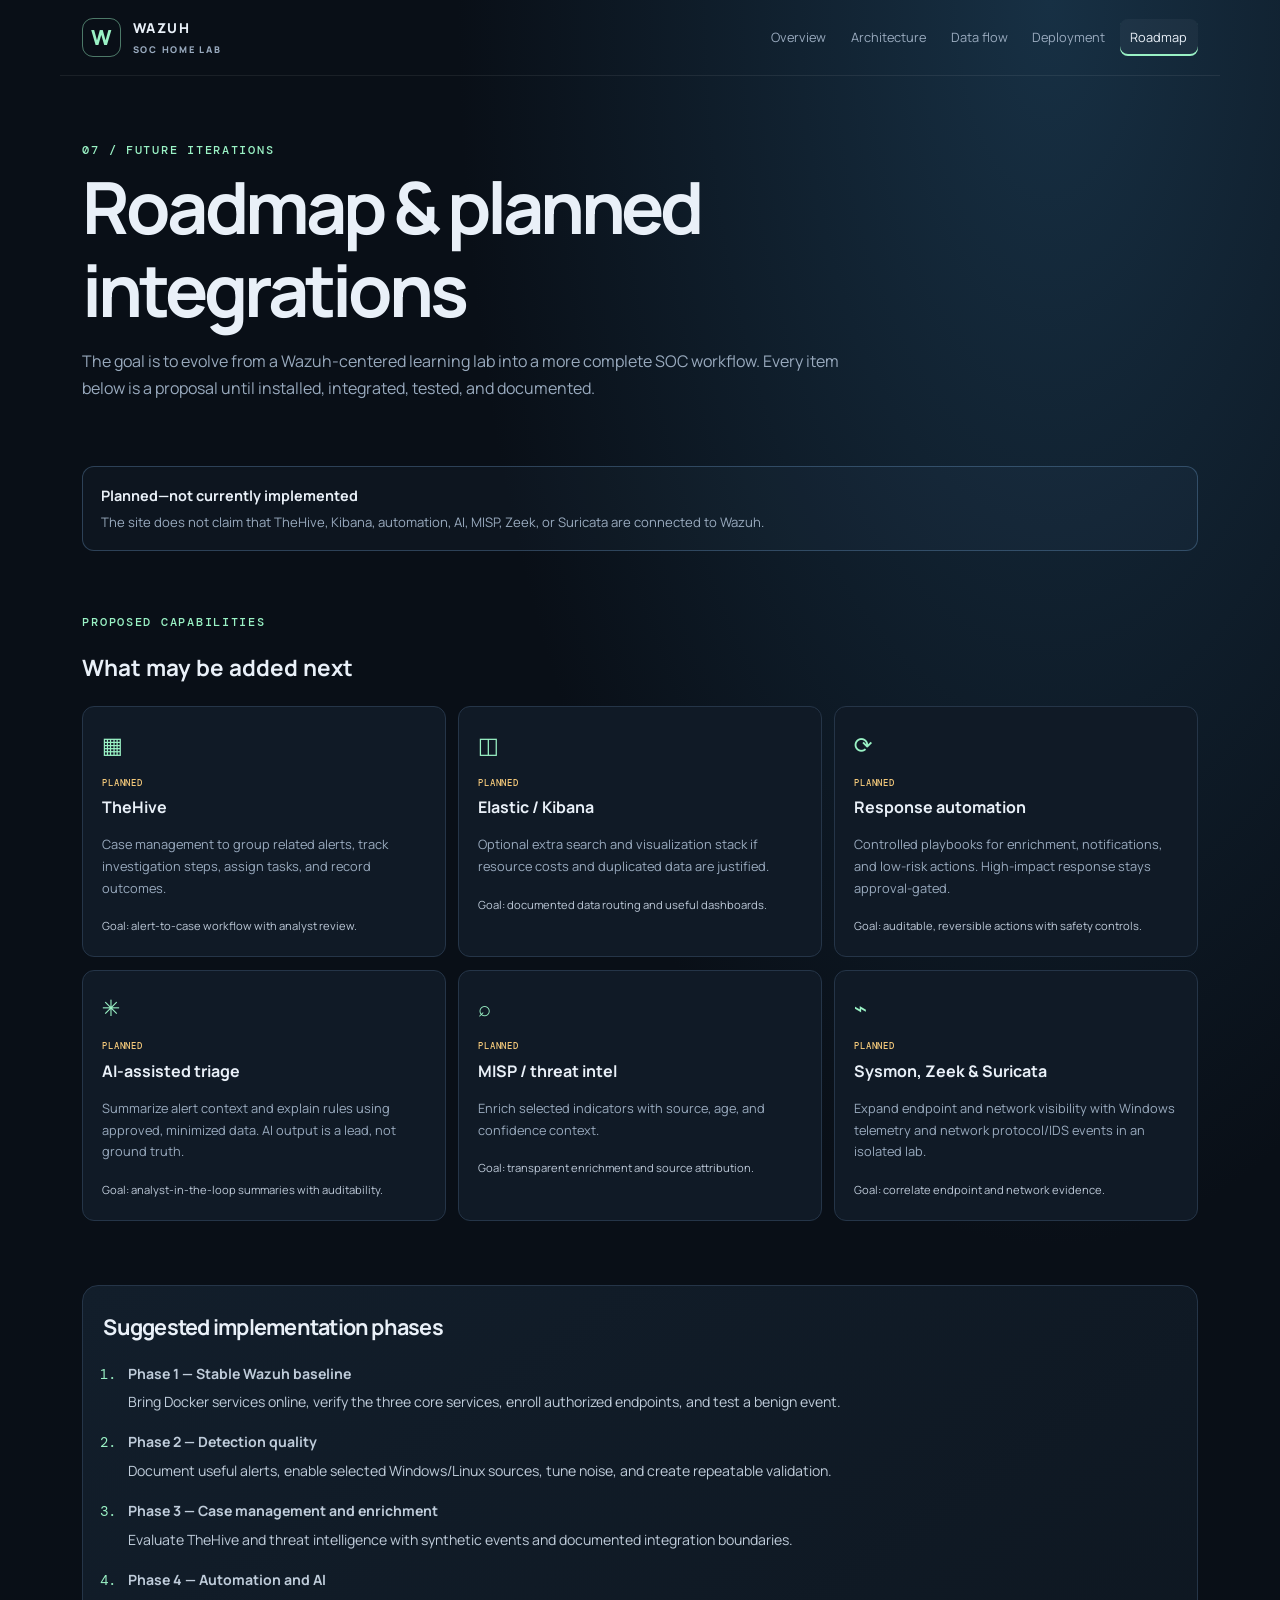
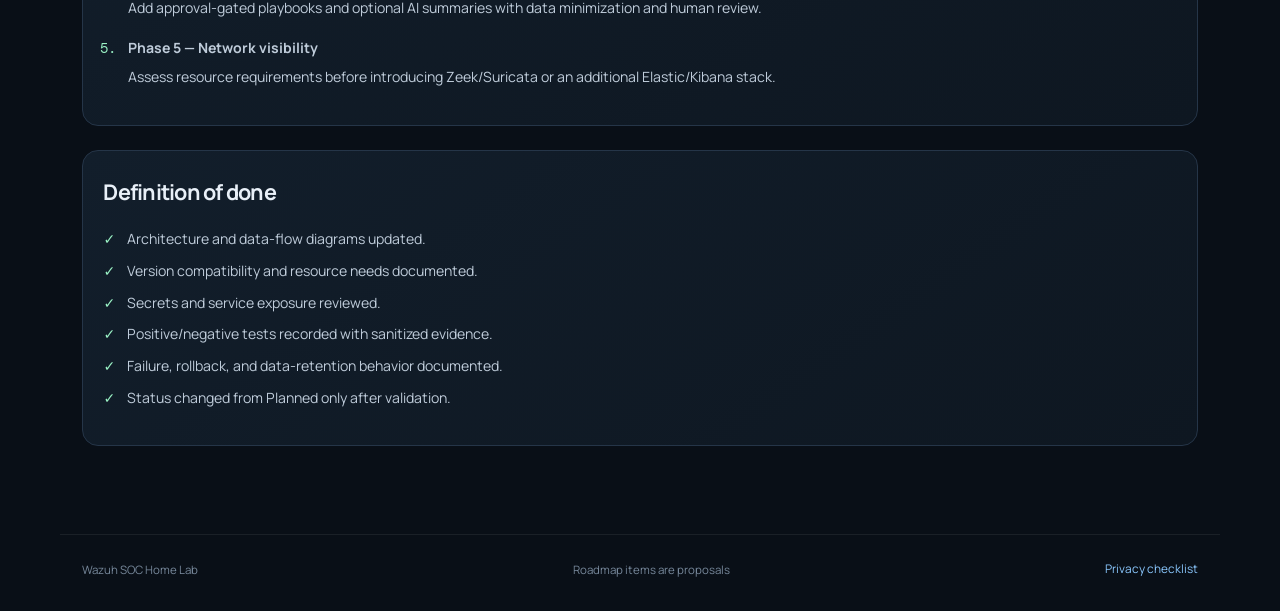
<file: docs/roadmap.html>
<!doctype html><html lang="en"><head><meta charset="utf-8"><meta name="viewport" content="width=device-width,initial-scale=1"><title>Roadmap | Wazuh SOC Home Lab</title><link rel="icon" href="../assets/favicon.svg"><link rel="stylesheet" href="../assets/style.css"></head><body>
<header class="topbar"><a class="brand" href="../index.html"><span class="brand-icon">W</span><span>WAZUH <small>SOC HOME LAB</small></span></a><button class="menu-btn" aria-expanded="false">Menu ☰</button><nav><a href="../index.html">Overview</a><a href="architecture.html">Architecture</a><a href="data-flow.html">Data flow</a><a href="deployment.html">Deployment</a><a class="active" href="roadmap.html">Roadmap</a></nav></header><main class="wrap">
<header class="page-title"><div class="kicker">07 / FUTURE ITERATIONS</div><h1>Roadmap & planned integrations</h1><p>The goal is to evolve from a Wazuh-centered learning lab into a more complete SOC workflow. Every item below is a proposal until installed, integrated, tested, and documented.</p></header>
<div class="notice"><div><b>Planned—not currently implemented</b><p>The site does not claim that TheHive, Kibana, automation, AI, MISP, Zeek, or Suricata are connected to Wazuh.</p></div></div>
<section class="section"><div class="kicker">PROPOSED CAPABILITIES</div><h2>What may be added next</h2><div class="roadmap-grid">
<article class="roadmap-card"><span class="roadmap-icon">▦</span><div class="roadmap-status">PLANNED</div><h3>TheHive</h3><p>Case management to group related alerts, track investigation steps, assign tasks, and record outcomes.</p><small>Goal: alert-to-case workflow with analyst review.</small></article>
<article class="roadmap-card"><span class="roadmap-icon">◫</span><div class="roadmap-status">PLANNED</div><h3>Elastic / Kibana</h3><p>Optional extra search and visualization stack if resource costs and duplicated data are justified.</p><small>Goal: documented data routing and useful dashboards.</small></article>
<article class="roadmap-card"><span class="roadmap-icon">⟳</span><div class="roadmap-status">PLANNED</div><h3>Response automation</h3><p>Controlled playbooks for enrichment, notifications, and low-risk actions. High-impact response stays approval-gated.</p><small>Goal: auditable, reversible actions with safety controls.</small></article>
<article class="roadmap-card"><span class="roadmap-icon">✳</span><div class="roadmap-status">PLANNED</div><h3>AI-assisted triage</h3><p>Summarize alert context and explain rules using approved, minimized data. AI output is a lead, not ground truth.</p><small>Goal: analyst-in-the-loop summaries with auditability.</small></article>
<article class="roadmap-card"><span class="roadmap-icon">⌕</span><div class="roadmap-status">PLANNED</div><h3>MISP / threat intel</h3><p>Enrich selected indicators with source, age, and confidence context.</p><small>Goal: transparent enrichment and source attribution.</small></article>
<article class="roadmap-card"><span class="roadmap-icon">⌁</span><div class="roadmap-status">PLANNED</div><h3>Sysmon, Zeek & Suricata</h3><p>Expand endpoint and network visibility with Windows telemetry and network protocol/IDS events in an isolated lab.</p><small>Goal: correlate endpoint and network evidence.</small></article>
</div></section>
<section class="panel"><h2>Suggested implementation phases</h2><ol class="numbered"><li><b>Phase 1 — Stable Wazuh baseline</b><p>Bring Docker services online, verify the three core services, enroll authorized endpoints, and test a benign event.</p></li><li><b>Phase 2 — Detection quality</b><p>Document useful alerts, enable selected Windows/Linux sources, tune noise, and create repeatable validation.</p></li><li><b>Phase 3 — Case management and enrichment</b><p>Evaluate TheHive and threat intelligence with synthetic events and documented integration boundaries.</p></li><li><b>Phase 4 — Automation and AI</b><p>Add approval-gated playbooks and optional AI summaries with data minimization and human review.</p></li><li><b>Phase 5 — Network visibility</b><p>Assess resource requirements before introducing Zeek/Suricata or an additional Elastic/Kibana stack.</p></li></ol></section>
<section class="panel"><h2>Definition of done</h2><ul class="check-list"><li>Architecture and data-flow diagrams updated.</li><li>Version compatibility and resource needs documented.</li><li>Secrets and service exposure reviewed.</li><li>Positive/negative tests recorded with sanitized evidence.</li><li>Failure, rollback, and data-retention behavior documented.</li><li>Status changed from Planned only after validation.</li></ul></section></main><footer><span>Wazuh SOC Home Lab</span><span>Roadmap items are proposals</span><a href="privacy.html">Privacy checklist</a></footer><script src="../assets/app.js" defer></script></body></html>
</file>
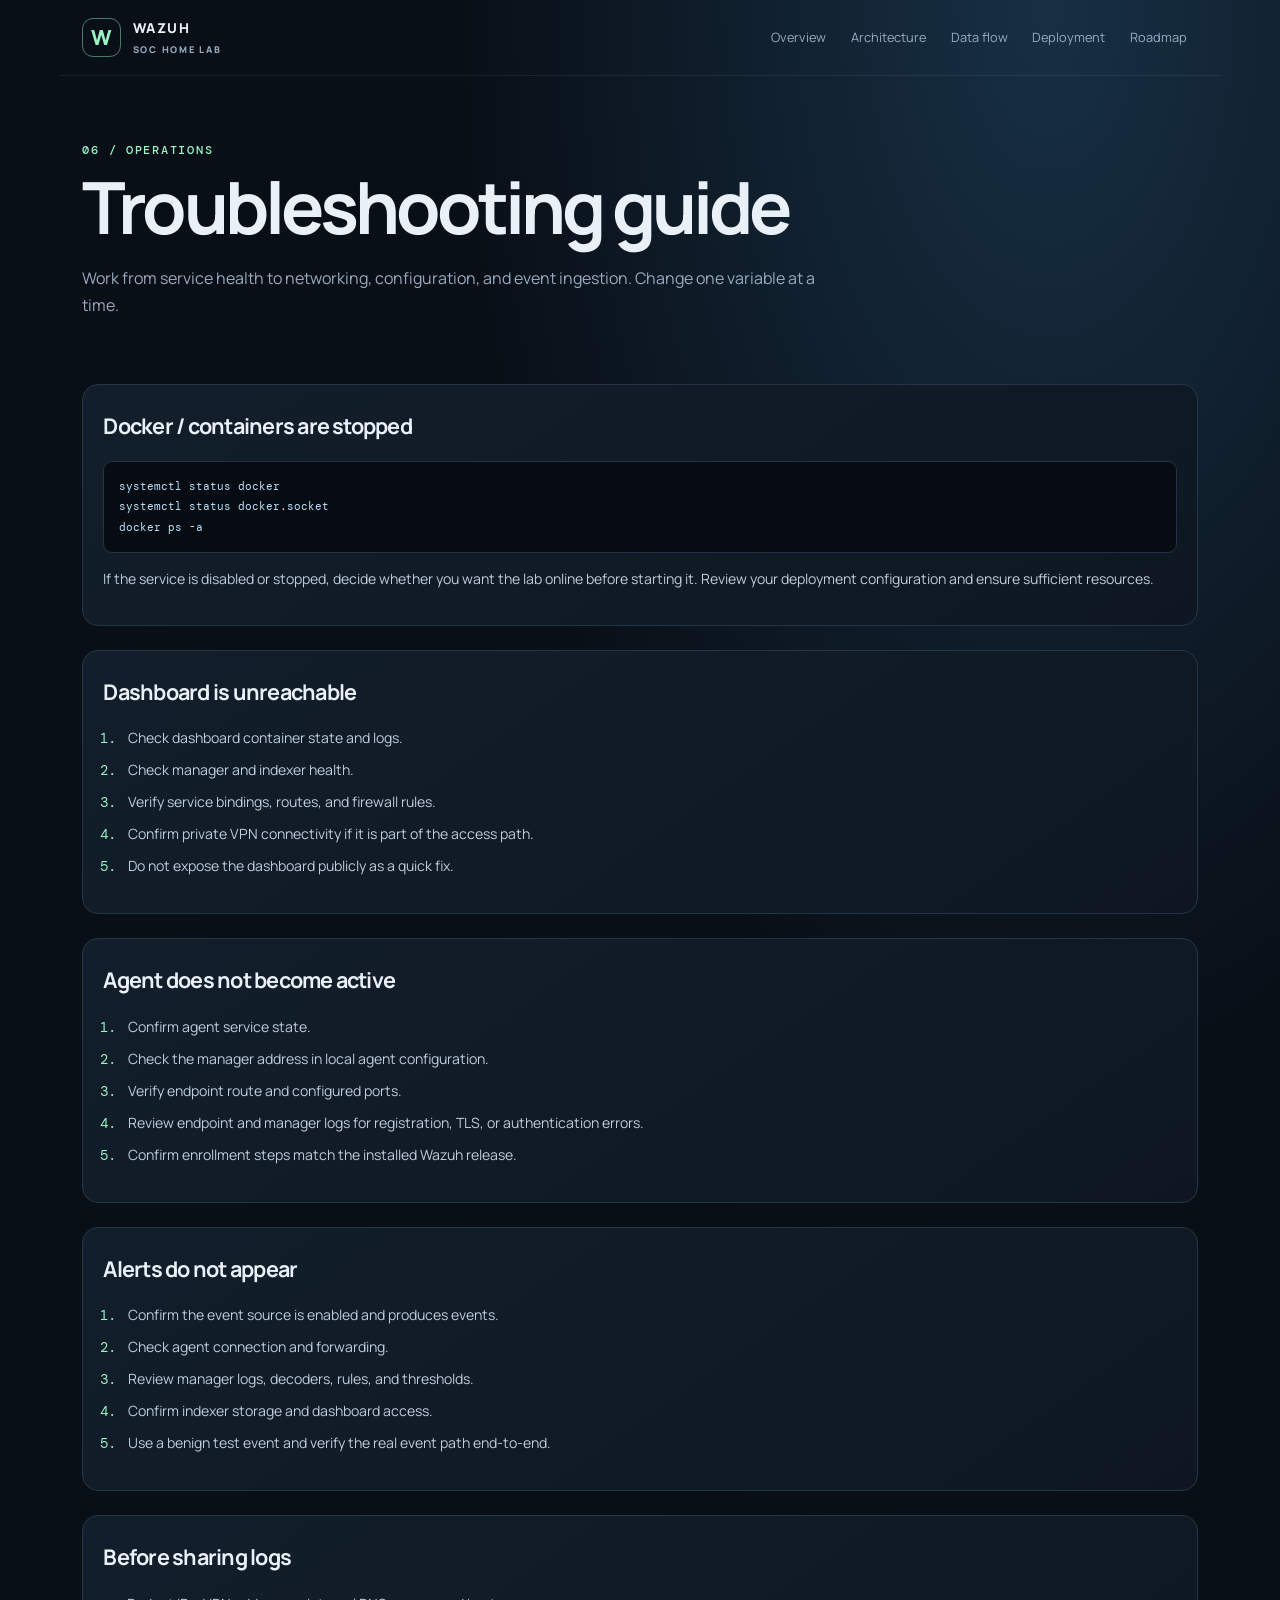
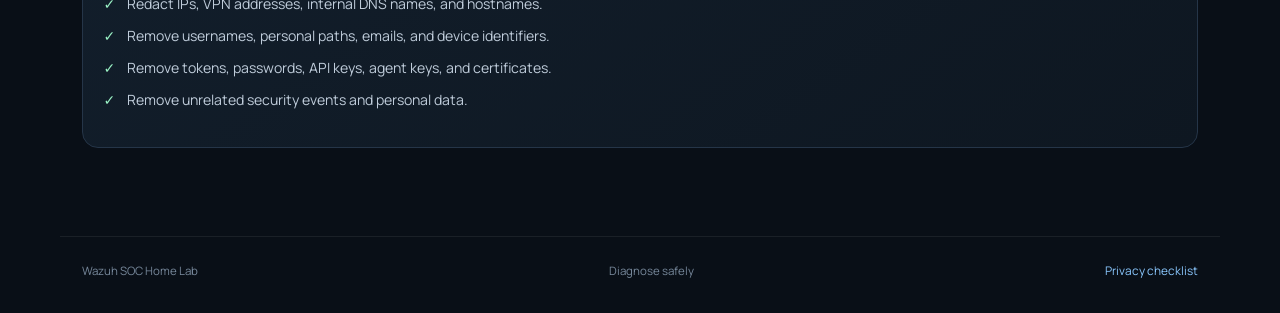
<file: docs/troubleshooting.html>
<!doctype html><html lang="en"><head><meta charset="utf-8"><meta name="viewport" content="width=device-width,initial-scale=1"><title>Troubleshooting | Wazuh SOC Home Lab</title><link rel="icon" href="../assets/favicon.svg"><link rel="stylesheet" href="../assets/style.css"></head><body>
<header class="topbar"><a class="brand" href="../index.html"><span class="brand-icon">W</span><span>WAZUH <small>SOC HOME LAB</small></span></a><button class="menu-btn" aria-expanded="false">Menu ☰</button><nav><a href="../index.html">Overview</a><a href="architecture.html">Architecture</a><a href="data-flow.html">Data flow</a><a href="deployment.html">Deployment</a><a href="roadmap.html">Roadmap</a></nav></header><main class="wrap">
<header class="page-title"><div class="kicker">06 / OPERATIONS</div><h1>Troubleshooting guide</h1><p>Work from service health to networking, configuration, and event ingestion. Change one variable at a time.</p></header>
<section class="panel"><h2>Docker / containers are stopped</h2><pre><code>systemctl status docker
systemctl status docker.socket
docker ps -a</code></pre><p>If the service is disabled or stopped, decide whether you want the lab online before starting it. Review your deployment configuration and ensure sufficient resources.</p></section>
<section class="panel"><h2>Dashboard is unreachable</h2><ol class="numbered compact"><li>Check dashboard container state and logs.</li><li>Check manager and indexer health.</li><li>Verify service bindings, routes, and firewall rules.</li><li>Confirm private VPN connectivity if it is part of the access path.</li><li>Do not expose the dashboard publicly as a quick fix.</li></ol></section>
<section class="panel"><h2>Agent does not become active</h2><ol class="numbered compact"><li>Confirm agent service state.</li><li>Check the manager address in local agent configuration.</li><li>Verify endpoint route and configured ports.</li><li>Review endpoint and manager logs for registration, TLS, or authentication errors.</li><li>Confirm enrollment steps match the installed Wazuh release.</li></ol></section>
<section class="panel"><h2>Alerts do not appear</h2><ol class="numbered compact"><li>Confirm the event source is enabled and produces events.</li><li>Check agent connection and forwarding.</li><li>Review manager logs, decoders, rules, and thresholds.</li><li>Confirm indexer storage and dashboard access.</li><li>Use a benign test event and verify the real event path end-to-end.</li></ol></section>
<section class="panel"><h2>Before sharing logs</h2><ul class="check-list"><li>Redact IPs, VPN addresses, internal DNS names, and hostnames.</li><li>Remove usernames, personal paths, emails, and device identifiers.</li><li>Remove tokens, passwords, API keys, agent keys, and certificates.</li><li>Remove unrelated security events and personal data.</li></ul></section></main><footer><span>Wazuh SOC Home Lab</span><span>Diagnose safely</span><a href="privacy.html">Privacy checklist</a></footer><script src="../assets/app.js" defer></script></body></html>
</file>
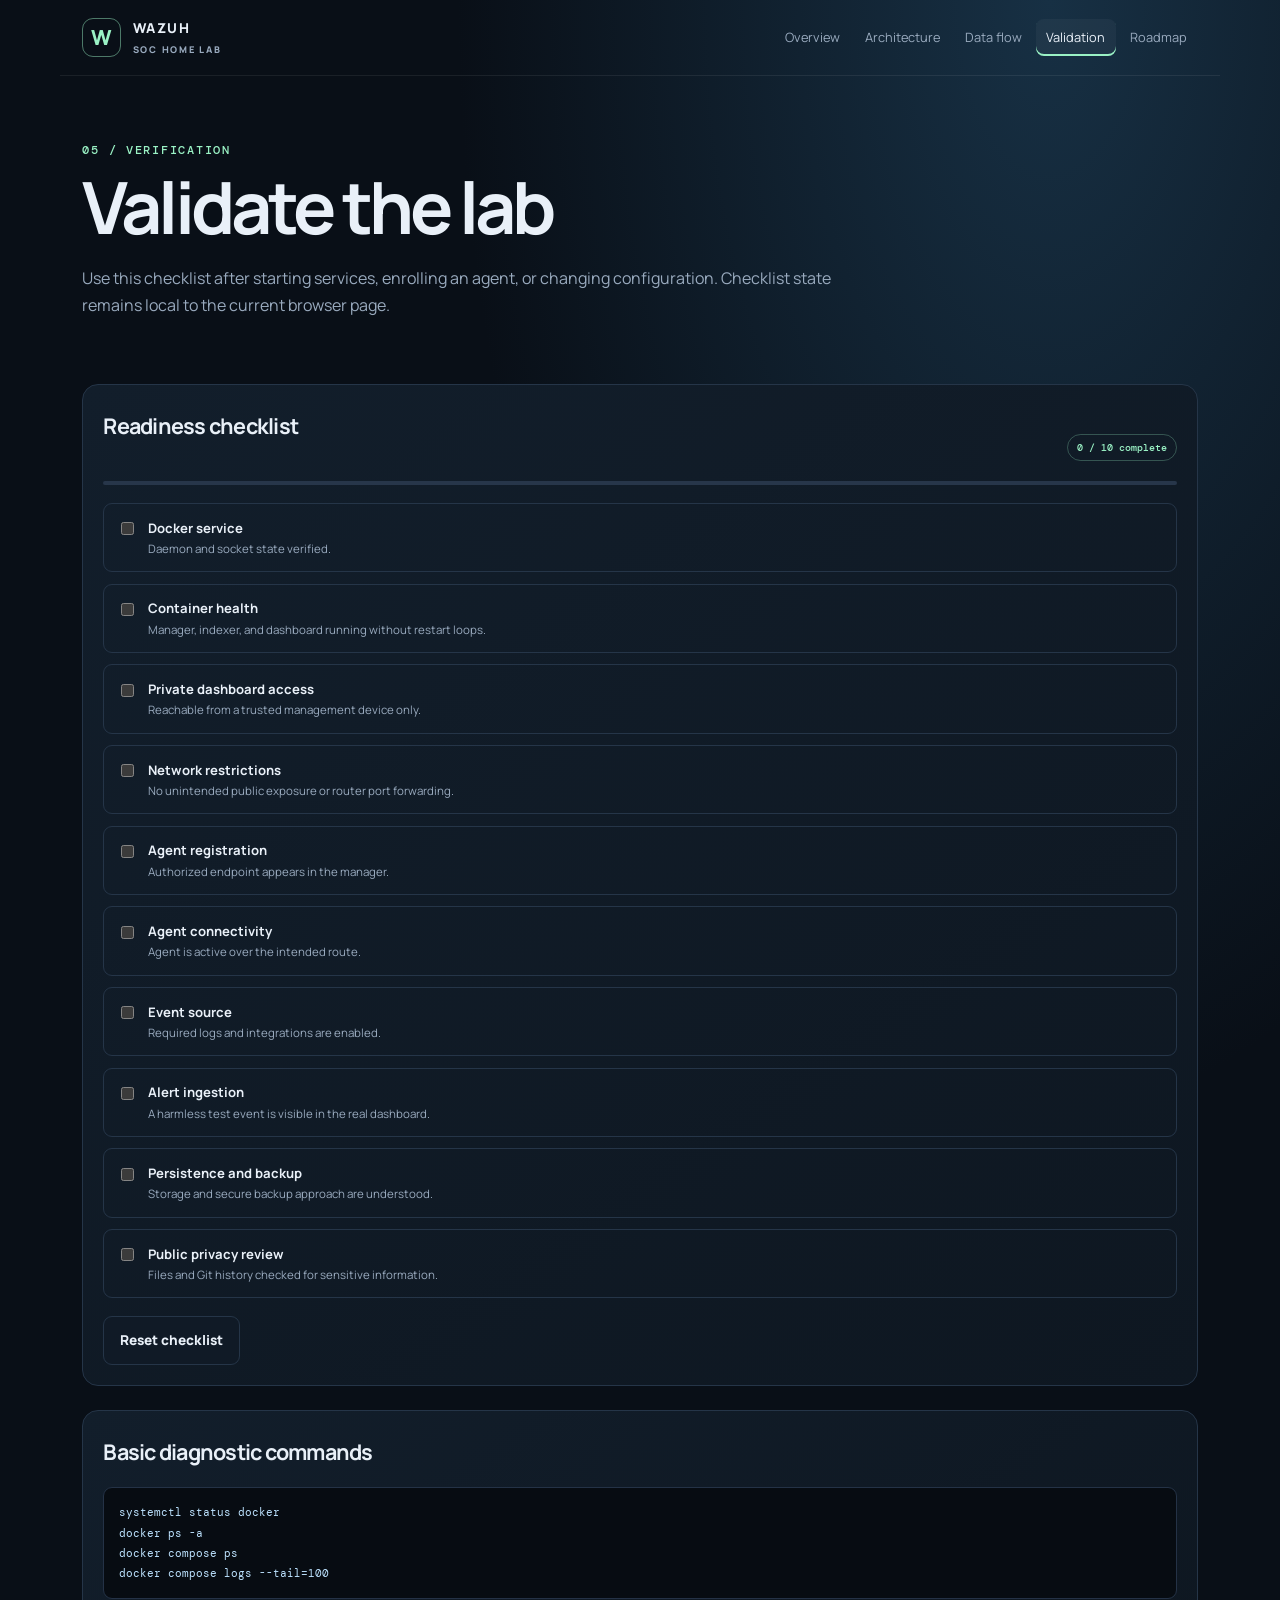
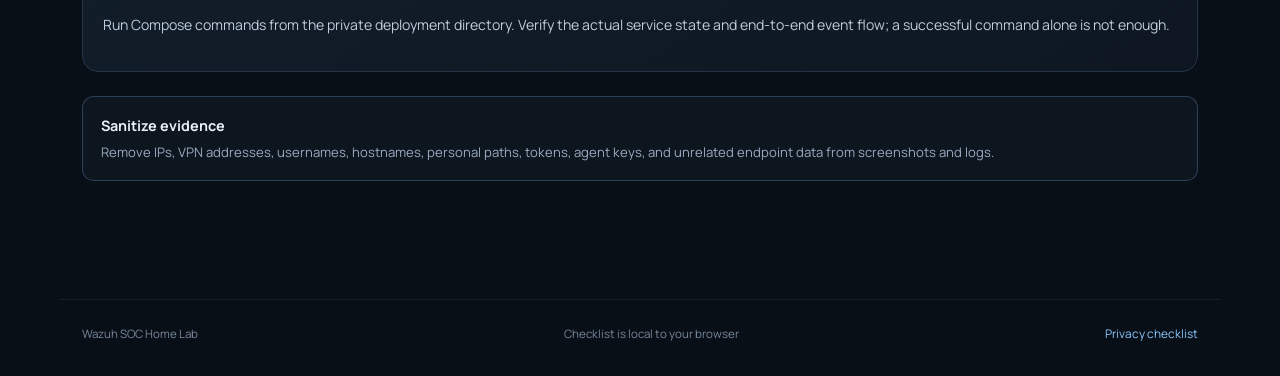
<file: docs/validation.html>
<!doctype html><html lang="en"><head><meta charset="utf-8"><meta name="viewport" content="width=device-width,initial-scale=1"><title>Validation | Wazuh SOC Home Lab</title><link rel="icon" href="../assets/favicon.svg"><link rel="stylesheet" href="../assets/style.css"></head><body>
<header class="topbar"><a class="brand" href="../index.html"><span class="brand-icon">W</span><span>WAZUH <small>SOC HOME LAB</small></span></a><button class="menu-btn" aria-expanded="false">Menu ☰</button><nav><a href="../index.html">Overview</a><a href="architecture.html">Architecture</a><a href="data-flow.html">Data flow</a><a class="active" href="validation.html">Validation</a><a href="roadmap.html">Roadmap</a></nav></header><main class="wrap">
<header class="page-title"><div class="kicker">05 / VERIFICATION</div><h1>Validate the lab</h1><p>Use this checklist after starting services, enrolling an agent, or changing configuration. Checklist state remains local to the current browser page.</p></header>
<section class="panel"><div class="section-head"><h2>Readiness checklist</h2><span class="tag" id="check-count">0 / 10 complete</span></div><div class="progress"><span id="check-progress"></span></div><div class="checks" id="checks">
<label><input type="checkbox"><span><b>Docker service</b><small>Daemon and socket state verified.</small></span></label><label><input type="checkbox"><span><b>Container health</b><small>Manager, indexer, and dashboard running without restart loops.</small></span></label><label><input type="checkbox"><span><b>Private dashboard access</b><small>Reachable from a trusted management device only.</small></span></label><label><input type="checkbox"><span><b>Network restrictions</b><small>No unintended public exposure or router port forwarding.</small></span></label><label><input type="checkbox"><span><b>Agent registration</b><small>Authorized endpoint appears in the manager.</small></span></label><label><input type="checkbox"><span><b>Agent connectivity</b><small>Agent is active over the intended route.</small></span></label><label><input type="checkbox"><span><b>Event source</b><small>Required logs and integrations are enabled.</small></span></label><label><input type="checkbox"><span><b>Alert ingestion</b><small>A harmless test event is visible in the real dashboard.</small></span></label><label><input type="checkbox"><span><b>Persistence and backup</b><small>Storage and secure backup approach are understood.</small></span></label><label><input type="checkbox"><span><b>Public privacy review</b><small>Files and Git history checked for sensitive information.</small></span></label></div><button id="reset-checks" class="btn btn-quiet">Reset checklist</button></section>
<section class="panel"><h2>Basic diagnostic commands</h2><pre><code>systemctl status docker
docker ps -a
docker compose ps
docker compose logs --tail=100</code></pre><p>Run Compose commands from the private deployment directory. Verify the actual service state and end-to-end event flow; a successful command alone is not enough.</p></section><div class="notice"><div><b>Sanitize evidence</b><p>Remove IPs, VPN addresses, usernames, hostnames, personal paths, tokens, agent keys, and unrelated endpoint data from screenshots and logs.</p></div></div></main><footer><span>Wazuh SOC Home Lab</span><span>Checklist is local to your browser</span><a href="privacy.html">Privacy checklist</a></footer><script src="../assets/app.js" defer></script></body></html>
</file>
<file: assets/style.css>
@import url('https://fonts.googleapis.com/css2?family=DM+Mono:wght@400;500&family=Manrope:wght@400;500;600;700;800&display=swap');
:root{color-scheme:dark;--bg:#090f17;--panel:#101a26;--panel2:#142231;--line:#253548;--text:#e9f0f8;--muted:#99aabe;--mint:#9af2c5;--blue:#8bc8ff;--amber:#f5ca7b;--red:#ff8f96;--max:1160px}
*{box-sizing:border-box}html{scroll-behavior:smooth;scroll-padding-top:90px}body{margin:0;background:radial-gradient(ellipse at 82% 0%,#173044 0,transparent 37rem),var(--bg);color:var(--text);font:15px/1.7 Manrope,ui-sans-serif,system-ui,sans-serif}a{color:var(--blue);text-decoration:none}a:hover{color:var(--mint)}button{font:inherit;cursor:pointer}.topbar{max-width:var(--max);margin:auto;padding:1rem 1.4rem;display:flex;align-items:center;justify-content:space-between;gap:1rem;border-bottom:1px solid #ffffff12;min-height:76px}.brand{display:flex;align-items:center;gap:.7rem;color:var(--text);font-weight:800;letter-spacing:.12em;font-size:.85rem}.brand:hover{text-decoration:none}.brand small{display:block;font-size:.58rem;color:var(--muted);letter-spacing:.19em;margin-top:.1rem}.brand-icon{display:grid;place-items:center;width:39px;height:39px;border:1px solid #9af2c577;color:var(--mint);border-radius:11px;font-size:1.3rem}.topbar nav{display:flex;gap:.25rem;align-items:center}.topbar nav a{color:var(--muted);padding:.5rem .65rem;border-radius:8px;font-size:.8rem;white-space:nowrap}.topbar nav a:hover,.topbar nav a.active{background:#ffffff0a;color:var(--text);text-decoration:none}.topbar nav a.active{box-shadow:inset 0 -2px var(--mint)}.menu-btn{display:none;background:var(--panel);color:var(--text);border:1px solid var(--line);border-radius:8px;padding:.45rem .7rem}.wrap{max-width:var(--max);margin:auto;padding:0 1.4rem 4rem}.hero{padding:6.1rem 0 3.7rem;max-width:900px}.hero-label,.kicker{font:500 .72rem/1.4 'DM Mono',monospace;letter-spacing:.15em;color:var(--mint)}.pulse{display:inline-block;width:7px;height:7px;background:var(--mint);border-radius:50%;box-shadow:0 0 12px #9af2c5aa;margin-right:.55rem}.hero h1{font-size:clamp(3rem,8.3vw,6.3rem);letter-spacing:-.075em;line-height:1.02;margin:1.2rem 0}.hero h1 em{font-style:normal;color:var(--mint)}.hero>p{font-size:clamp(1rem,2.2vw,1.23rem);color:#bdc9d8;max-width:760px}.hero-actions{display:flex;gap:.7rem;flex-wrap:wrap;margin:1.8rem 0}.btn{display:inline-flex;align-items:center;justify-content:center;gap:.6rem;padding:.75rem 1rem;border-radius:9px;border:1px solid var(--line);font-size:.85rem;font-weight:800}.btn-primary{background:var(--mint);color:#07130d;border-color:var(--mint)}.btn-primary:hover{color:#07130d;background:#b6f8d4}.btn-quiet{background:var(--panel);color:var(--text)}.btn-quiet:hover{background:var(--panel2);text-decoration:none}.hero-foot{display:flex;gap:1.1rem;flex-wrap:wrap;color:var(--muted);font-size:.78rem}.dot{display:inline-block;width:6px;height:6px;background:var(--mint);border-radius:50%;margin:0 .4rem .1rem 0}.dot.blue{background:var(--blue)}.state-banner,.notice,.danger-note{display:flex;align-items:flex-start;gap:1rem;padding:1rem 1.1rem;border:1px solid #8bc8ff40;background:#8bc8ff09;border-radius:12px;margin:1rem 0 3.4rem}.state-symbol{display:grid;place-items:center;flex:0 0 27px;height:27px;border:1px solid #8bc8ff70;color:var(--blue);border-radius:50%;font-weight:800}.state-banner b,.notice b{font-size:.9rem}.state-banner p,.notice p,.danger-note p{margin:.15rem 0 0;color:var(--muted);font-size:.82rem}.state-banner>a{white-space:nowrap;align-self:center;font-size:.8rem;margin-left:auto}.section{margin:4rem 0}.section-heading,.section-head{display:flex;align-items:end;justify-content:space-between;gap:1rem;margin-bottom:1.3rem}.section-heading h2,.page-title h1{margin:.45rem 0 0;letter-spacing:-.055em;line-height:1.15}.section-heading h2{font-size:clamp(1.6rem,3.4vw,2.3rem)}.section-aside{font-size:.78rem;color:var(--muted)}.auto-pill{margin-left:.5rem;border:1px solid #9af2c544;color:var(--mint);padding:.3rem .5rem;border-radius:30px;font:500 .67rem 'DM Mono',monospace}.auto-pill .pulse{width:5px;height:5px}.flow-board,.panel{background:linear-gradient(145deg,#121e2b,#0e1721);border:1px solid var(--line);border-radius:16px;padding:1.25rem}.flow-top{display:flex;align-items:center;justify-content:space-between;gap:1rem}.mini-label{font:500 .65rem 'DM Mono',monospace;color:var(--muted);letter-spacing:.12em}.flow-top h3{margin:.3rem 0;font-size:1.15rem;letter-spacing:-.025em}.flow-controls{display:flex;gap:.5rem;flex-wrap:wrap}.control-btn{background:#ffffff06;color:var(--text);border:1px solid var(--line);border-radius:8px;padding:.5rem .7rem;font-size:.75rem;font-weight:700}.control-btn:hover{border-color:#9af2c588}.pipeline{display:grid;grid-template-columns:minmax(100px,1fr) 18px minmax(100px,1fr) 18px minmax(100px,1fr) 18px minmax(100px,1fr) 18px minmax(100px,1fr);align-items:center;gap:.2rem;margin:1.8rem 0 1.1rem}.pipe-node{display:flex;flex-direction:column;align-items:flex-start;min-height:170px;padding:.85rem .7rem;border:1px solid #2a3a4d;border-radius:12px;background:#0b131d;transition:border-color .3s,background .3s,transform .3s;min-width:0}.pipe-node.selected{border-color:var(--mint);background:#9af2c50d;transform:translateY(-3px);box-shadow:0 8px 30px #9af2c50a}.pipe-node.completed{border-color:#4b876d}.node-glyph{display:grid;place-items:center;width:32px;height:32px;border-radius:9px;background:#ffffff08;color:var(--mint);font-size:1.25rem;margin-bottom:.9rem}.node-num{font:500 .57rem 'DM Mono',monospace;color:var(--muted);letter-spacing:.04em}.pipe-node b{font-size:.8rem;margin:.3rem 0}.pipe-node small{font-size:.67rem;color:var(--muted);line-height:1.4}.node-state{font:500 .6rem 'DM Mono',monospace;color:var(--mint);margin-top:auto;padding-top:.65rem}.pipe-link{height:2px;background:#2b3a4c;position:relative}.pipe-link span{display:block;width:0;height:100%;background:var(--mint);transition:width .3s}.pipe-link.passed span{width:100%}.flow-bottom{border-top:1px solid var(--line);padding-top:1rem}.flow-progress,.progress{height:4px;border-radius:9px;background:#27364a;overflow:hidden}.flow-progress span,.progress span{display:block;height:100%;width:20%;background:var(--mint);transition:width .4s}.flow-description{padding:.9rem 0 .2rem}.event-type{font:500 .65rem 'DM Mono',monospace;color:var(--mint);letter-spacing:.09em}.event-type i{display:inline-block;width:6px;height:6px;background:var(--mint);border-radius:50%;margin-right:.4rem}.flow-description p{margin:.35rem 0 0;color:#c2ccda;font-size:.86rem}.terminal{margin-top:1rem;border:1px solid #28384b;background:#070c12;border-radius:11px;overflow:hidden}.terminal-head{display:flex;align-items:center;gap:.75rem;background:#101925;border-bottom:1px solid #263346;padding:.7rem .9rem}.terminal-lights{display:flex;gap:4px}.terminal-lights i{width:6px;height:6px;border-radius:50%;background:#3b4b5d}.terminal-head b{font:500 .62rem 'DM Mono',monospace;letter-spacing:.1em;color:#aab9ca}.terminal-head>span:last-child{margin-left:auto;font:500 .6rem 'DM Mono',monospace;color:var(--mint)}.terminal-body{padding:.65rem .9rem;max-height:150px;overflow:auto;font:.72rem/1.8 'DM Mono',monospace;color:#aebccc}.terminal-body p{margin:.1rem 0}.terminal-body time{color:#60758a;margin-right:.6rem}.level{display:inline-block;min-width:44px;font-size:.6rem;margin-right:.3rem}.level.info{color:var(--blue)}.level.warn{color:var(--amber)}.level.good{color:var(--mint)}.terminal-body code{color:#d3e5f6;overflow-wrap:anywhere}.flow-disclaimer{color:#74869b;font-size:.68rem;margin-top:.8rem}.cards{display:grid;gap:.9rem}.cards.three{grid-template-columns:repeat(3,minmax(0,1fr))}.cards.two{grid-template-columns:repeat(2,minmax(0,1fr))}.card{display:block;padding:1.25rem;border:1px solid var(--line);border-radius:14px;background:#111b27;color:var(--text);transition:transform .18s,border-color .18s}.card:hover{transform:translateY(-3px);border-color:#9af2c566;text-decoration:none}.card-icon{display:grid;place-items:center;width:38px;height:38px;border-radius:10px;border:1px solid #9af2c52e;background:#9af2c50a;color:var(--mint);font-size:1.3rem}.card h3{font-size:1.05rem;margin:1rem 0 .4rem}.card p{font-size:.82rem;color:var(--muted);margin:.2rem 0 1rem}.card-bottom{color:var(--mint);font-size:.76rem;font-weight:800}.doc-grid{display:grid;grid-template-columns:repeat(2,minmax(0,1fr));gap:.55rem}.doc-grid>a{display:flex;align-items:center;gap:.85rem;padding:.95rem;border:1px solid var(--line);background:#ffffff03;border-radius:10px;color:var(--text)}.doc-grid>a:hover{border-color:#9af2c555;background:#9af2c507;text-decoration:none}.doc-grid>a>span{font:500 .72rem 'DM Mono',monospace;color:var(--mint)}.doc-grid b,.doc-grid small{display:block}.doc-grid b{font-size:.82rem}.doc-grid small{font-size:.7rem;color:var(--muted);margin-top:.15rem}.doc-grid i{font-style:normal;margin-left:auto;color:var(--blue)}.roadmap-teaser{display:flex;align-items:center;justify-content:space-between;gap:2rem;border:1px solid #9af2c533;border-radius:16px;padding:1.6rem;background:linear-gradient(120deg,#9af2c50b,#8bc8ff08);margin:4rem 0}.roadmap-teaser h2{font-size:1.65rem;letter-spacing:-.04em;margin:.4rem 0}.roadmap-teaser p{color:var(--muted);font-size:.86rem;max-width:700px}.roadmap-orbit{flex:0 0 200px;height:180px;position:relative;border:1px solid #9af2c544;border-radius:50%;display:grid;place-items:center;color:var(--mint);font:500 .75rem 'DM Mono',monospace}.roadmap-orbit:before,.roadmap-orbit:after{content:"";position:absolute;border:1px dashed #8bc8ff55;border-radius:50%;inset:18px}.roadmap-orbit:after{inset:42px}.roadmap-orbit span{z-index:1}.roadmap-orbit i{position:absolute;font:500 .56rem 'DM Mono',monospace;font-style:normal;background:var(--bg);padding:.2rem;color:var(--blue)}.roadmap-orbit i:nth-of-type(1){top:12px}.roadmap-orbit i:nth-of-type(2){right:-12px;top:50px}.roadmap-orbit i:nth-of-type(3){bottom:18px}.roadmap-orbit i:nth-of-type(4){left:-12px;bottom:52px}.roadmap-orbit i:nth-of-type(5){left:24px;top:23px}.footer-note{padding:1.3rem 0;border-top:1px solid var(--line)}.footer-note b{font-size:.9rem}.footer-note p{color:var(--muted);font-size:.82rem;margin:.25rem 0}.footer-note a{font-size:.8rem}footer{max-width:var(--max);margin:auto;border-top:1px solid #ffffff12;padding:1.5rem 1.4rem 2rem;display:flex;gap:1rem;align-items:center;justify-content:space-between;flex-wrap:wrap;color:#77889b;font-size:.72rem}footer a{font-size:.74rem}.page-title{padding:4.2rem 0 2rem;max-width:850px}.page-title h1{font-size:clamp(2.5rem,6vw,4.5rem)}.page-title>p{font-size:1rem;color:var(--muted);max-width:760px}.panel{margin:1rem 0 1.5rem}.panel h2{font-size:1.35rem;letter-spacing:-.035em;margin:.2rem 0 1rem}.panel p,.panel li{color:#bfccda;font-size:.88rem}.panel li{margin:.5rem 0}.tag{font:500 .62rem 'DM Mono',monospace;color:var(--mint);border:1px solid #9af2c544;padding:.35rem .55rem;border-radius:20px}.architecture{border:1px solid #28384a;background:#080f17;border-radius:13px;padding:1.2rem;text-align:center}.arch-box{padding:.95rem .7rem;background:#111e2b;border:1px solid #2b3e52;border-radius:10px;display:flex;flex-direction:column;gap:.3rem;min-width:0}.arch-box.host{max-width:400px;margin:auto;border-color:#9af2c577}.arch-box small{font:500 .62rem 'DM Mono',monospace;letter-spacing:.12em;color:var(--mint)}.arch-box b{font-size:.9rem}.arch-box span{font-size:.72rem;color:var(--muted)}.flow-down{font:500 .7rem 'DM Mono',monospace;color:var(--mint);padding:.8rem}.container-box{border:1px dashed #55718a;border-radius:12px;padding:1rem}.container-title{font-weight:800;margin-bottom:.8rem}.container-title span{display:block;font-size:.7rem;color:var(--muted);font-weight:400}.arch-services{display:grid;grid-template-columns:repeat(3,minmax(0,1fr));gap:.6rem}.arch-services.endpoints{grid-template-columns:repeat(2,minmax(0,1fr));max-width:750px;margin:auto}.arch-box.endpoint{border-color:#8bc8ff55}.privacy-strip{margin-top:1rem;padding:.65rem;background:#9af2c50b;color:var(--muted);font-size:.73rem;border-radius:8px}.table-scroll{overflow:auto}table{width:100%;border-collapse:collapse;font-size:.82rem}th,td{padding:.8rem;text-align:left;border-bottom:1px solid var(--line);vertical-align:top}th{color:var(--mint);font:500 .65rem 'DM Mono',monospace;letter-spacing:.08em}td{color:#bdc9d8}.cards .card-num{font:500 .65rem 'DM Mono',monospace;color:var(--mint)}.next-card{display:flex;align-items:center;justify-content:space-between;padding:1.2rem 1.3rem;border:1px solid #9af2c533;background:#9af2c507;border-radius:12px;color:var(--text);margin:2rem 0}.next-card:hover{text-decoration:none;border-color:#9af2c588}.next-card small,.next-card b{display:block}.next-card small{font:500 .62rem 'DM Mono',monospace;color:var(--mint);letter-spacing:.1em}.next-card b{margin-top:.2rem}.next-card>span:last-child{font-size:1.3rem;color:var(--mint)}.stats{display:grid;grid-template-columns:repeat(3,minmax(0,1fr));gap:.8rem}.stat{border:1px solid var(--line);background:var(--panel);padding:1rem;border-radius:11px}.stat small,.stat b,.stat span{display:block}.stat small{font:500 .62rem 'DM Mono',monospace;color:var(--muted);letter-spacing:.1em}.stat b{font-size:1.2rem;margin:.35rem 0}.stat span{font-size:.7rem;color:var(--muted)}.numbered{padding-left:1.3rem}.numbered li{padding-left:.25rem;margin:1rem 0!important}.numbered li::marker{color:var(--mint);font-family:'DM Mono',monospace}.numbered p{margin:.3rem 0}.compact li{margin:.5rem 0!important}pre{white-space:pre-wrap;overflow-wrap:anywhere;background:#070c12;border:1px solid #243246;border-radius:9px;padding:.9rem;color:#bcebd0;font:.75rem/1.7 'DM Mono',monospace}code{font-family:'DM Mono',monospace;color:#bde3ff;font-size:.92em}.external{color:var(--muted);font-size:.85rem}.check-list{padding:0;list-style:none}.check-list li{position:relative;padding-left:1.5rem}.check-list li:before{content:"✓";position:absolute;left:0;color:var(--mint);font-weight:800}.roadmap-grid{display:grid;grid-template-columns:repeat(3,minmax(0,1fr));gap:.8rem}.roadmap-card{padding:1.15rem;border:1px solid var(--line);background:var(--panel);border-radius:12px}.roadmap-icon{font-size:1.4rem;color:var(--mint)}.roadmap-status{font:500 .58rem 'DM Mono',monospace;color:var(--amber);letter-spacing:.1em;margin:.8rem 0 .35rem}.roadmap-card h3{margin:.2rem 0;font-size:1rem}.roadmap-card p{font-size:.8rem;color:var(--muted)}.roadmap-card small{font-size:.7rem;color:#bdc9d8}.danger-note{display:block;border-color:#ff8f9655;background:#ff8f9609}.danger-note b{color:var(--red)}.checks{display:grid;gap:.7rem;margin:1.1rem 0}.checks label{display:flex;align-items:flex-start;gap:.7rem;border:1px solid var(--line);padding:.8rem;border-radius:9px;cursor:pointer}.checks input{margin-top:.35rem;accent-color:var(--mint)}.checks b,.checks small{display:block}.checks b{font-size:.82rem}.checks small{font-size:.72rem;color:var(--muted)}.progress{margin:.6rem 0 1rem}.progress span{width:0}.control-btn:focus-visible,.btn:focus-visible,a:focus-visible,button:focus-visible{outline:2px solid var(--mint);outline-offset:3px}
@media(max-width:900px){.topbar{flex-wrap:wrap}.menu-btn{display:block}.topbar nav{display:none;flex-basis:100%;align-items:stretch;flex-direction:column}.topbar nav.nav-open{display:flex}.topbar nav a{padding:.7rem}.pipeline{grid-template-columns:1fr;gap:0}.pipe-node{min-height:0;display:grid;grid-template-columns:40px 1fr;column-gap:.6rem;align-items:center;padding:.7rem}.node-glyph{grid-row:1/4;margin:0}.node-num,.pipe-node b,.pipe-node small,.node-state{grid-column:2}.node-state{margin-top:.1rem;padding-top:.2rem}.pipe-link{height:13px;width:2px;margin:auto}.pipe-link span{width:100%;height:0;transition:height .3s}.pipe-link.passed span{height:100%}.cards.three{grid-template-columns:1fr}.roadmap-grid{grid-template-columns:repeat(2,minmax(0,1fr))}.flow-top{align-items:flex-start;flex-direction:column}.section-heading{align-items:flex-start;flex-direction:column}.state-banner{flex-wrap:wrap}.state-banner>a{margin-left:0}.roadmap-teaser{align-items:flex-start}.roadmap-orbit{display:none}}
@media(max-width:600px){.wrap{padding-left:1rem;padding-right:1rem}.topbar{padding:.85rem 1rem}.hero{padding:4.2rem 0 3rem}.hero h1{font-size:clamp(2.9rem,14vw,4.5rem)}.hero-foot{gap:.6rem;flex-direction:column}.flow-board,.panel{padding:.9rem}.doc-grid,.cards.two,.roadmap-grid,.stats{grid-template-columns:1fr}.flow-controls{width:100%}.control-btn{flex:1}.roadmap-teaser{padding:1.1rem}.page-title{padding:3rem 0 1.3rem}.arch-services,.arch-services.endpoints{grid-template-columns:1fr}.container-title span{margin-top:.2rem}footer{align-items:flex-start;flex-direction:column;gap:.5rem}.section{margin:3rem 0}}
@media(prefers-reduced-motion:reduce){*,*:before,*:after{scroll-behavior:auto!important;animation:none!important;transition:none!important}}
</file>
